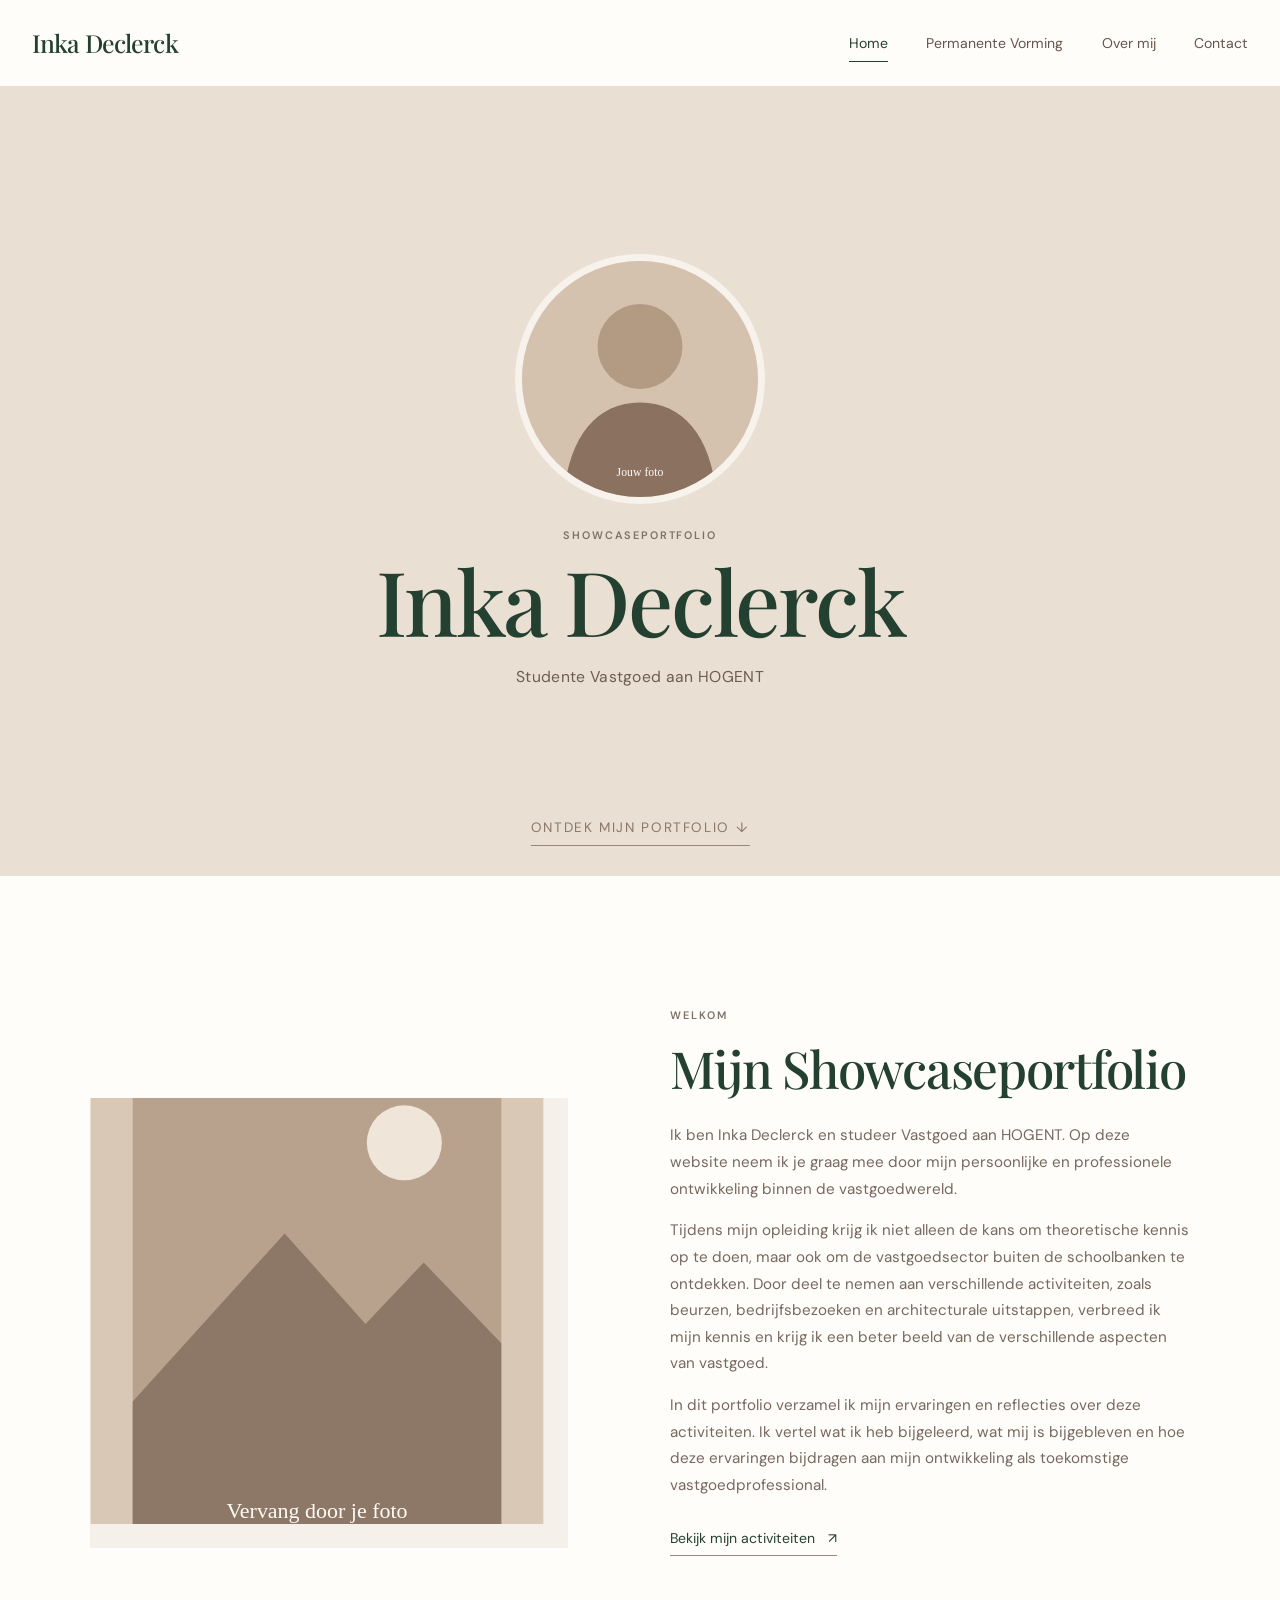
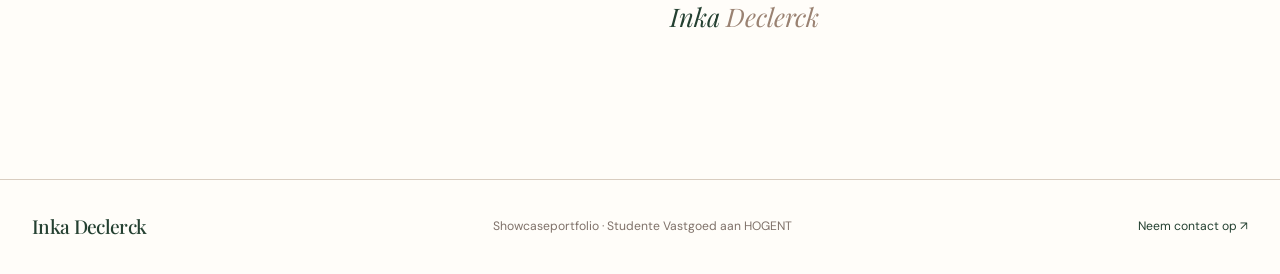
<file: index.html>
<!doctype html>
<html lang="nl">
<head>
  <meta charset="utf-8">
  <meta name="viewport" content="width=device-width, initial-scale=1">
  <meta name="description" content="Portfolio van Inka Declerck, studente Vastgoed aan HOGENT.">
  <title>Inka Declerck — Home</title>
  <link rel="preconnect" href="https://fonts.googleapis.com">
  <link rel="preconnect" href="https://fonts.gstatic.com" crossorigin>
  <link href="https://fonts.googleapis.com/css2?family=DM+Sans:wght@400;500;600&family=Playfair+Display:wght@400;500;600&display=swap" rel="stylesheet">
  <link rel="stylesheet" href="assets/css/style.css">
  <script src="assets/js/main.js" defer></script>
</head>
<body>
  <header class="site-header">
    <a class="brand" href="index.html">Inka Declerck</a>
    <button class="menu-toggle" aria-label="Menu openen" aria-expanded="false">☰</button>
    <nav class="main-nav" aria-label="Hoofdnavigatie">
      <a class="active" href="index.html">Home</a>
      <a href="permanente-vorming.html">Permanente Vorming</a>
      <a href="over-mij.html">Over mij</a>
      <a href="contact.html">Contact</a>
    </nav>
  </header>

  <main>
    <section class="home-hero">
      <div class="hero-content">
        <img class="profile-photo" src="assets/images/profielfoto.svg" alt="Plaats hier je profielfoto">
        <p class="eyebrow">SHOWCASEPORTFOLIO</p>
        <h1>Inka Declerck</h1>
        <p class="hero-subtitle">Studente Vastgoed aan HOGENT</p>
      </div>
      <a class="text-link hero-bottom-note"
         href="#intro">
          Ontdek mijn portfolio
          <span aria-hidden="true">↓</span>
      </a>
    </section>

    <section class="intro-section section-wrap" id="intro">
      <div class="intro-image-frame">
        <img src="assets/images/home-intro.svg" alt="Vervang deze afbeelding door een persoonlijke foto">
      </div>
      <div class="intro-copy">
        <p class="eyebrow">Welkom</p>
        <h2>Mijn Showcaseportfolio</h2>
        <p>Ik ben Inka Declerck en studeer Vastgoed aan HOGENT. Op deze website neem ik je graag mee door mijn persoonlijke en professionele ontwikkeling binnen de vastgoedwereld.</p>
        <p>Tijdens mijn opleiding krijg ik niet alleen de kans om theoretische kennis op te doen, maar ook om de vastgoedsector buiten de schoolbanken te ontdekken. Door deel te nemen aan verschillende activiteiten, zoals beurzen, bedrijfsbezoeken en architecturale uitstappen, verbreed ik mijn kennis en krijg ik een beter beeld van de verschillende aspecten van vastgoed.</p>
        <p>In dit portfolio verzamel ik mijn ervaringen en reflecties over deze activiteiten. Ik vertel wat ik heb bijgeleerd, wat mij is bijgebleven en hoe deze ervaringen bijdragen aan mijn ontwikkeling als toekomstige vastgoedprofessional.</p>
        <a class="text-link" href="permanente-vorming.html">Bekijk mijn activiteiten <span aria-hidden="true">↗</span></a>
        <div class="signature">Inka <span>Declerck</span></div>
      </div>
    </section>
  </main>

  <footer class="site-footer">
    <a class="footer-brand" href="index.html">Inka Declerck</a>
    <span>Showcaseportfolio · Studente Vastgoed aan HOGENT</span>
    <a href="contact.html">Neem contact op ↗</a>
  </footer>
</body>
</html>
</file>
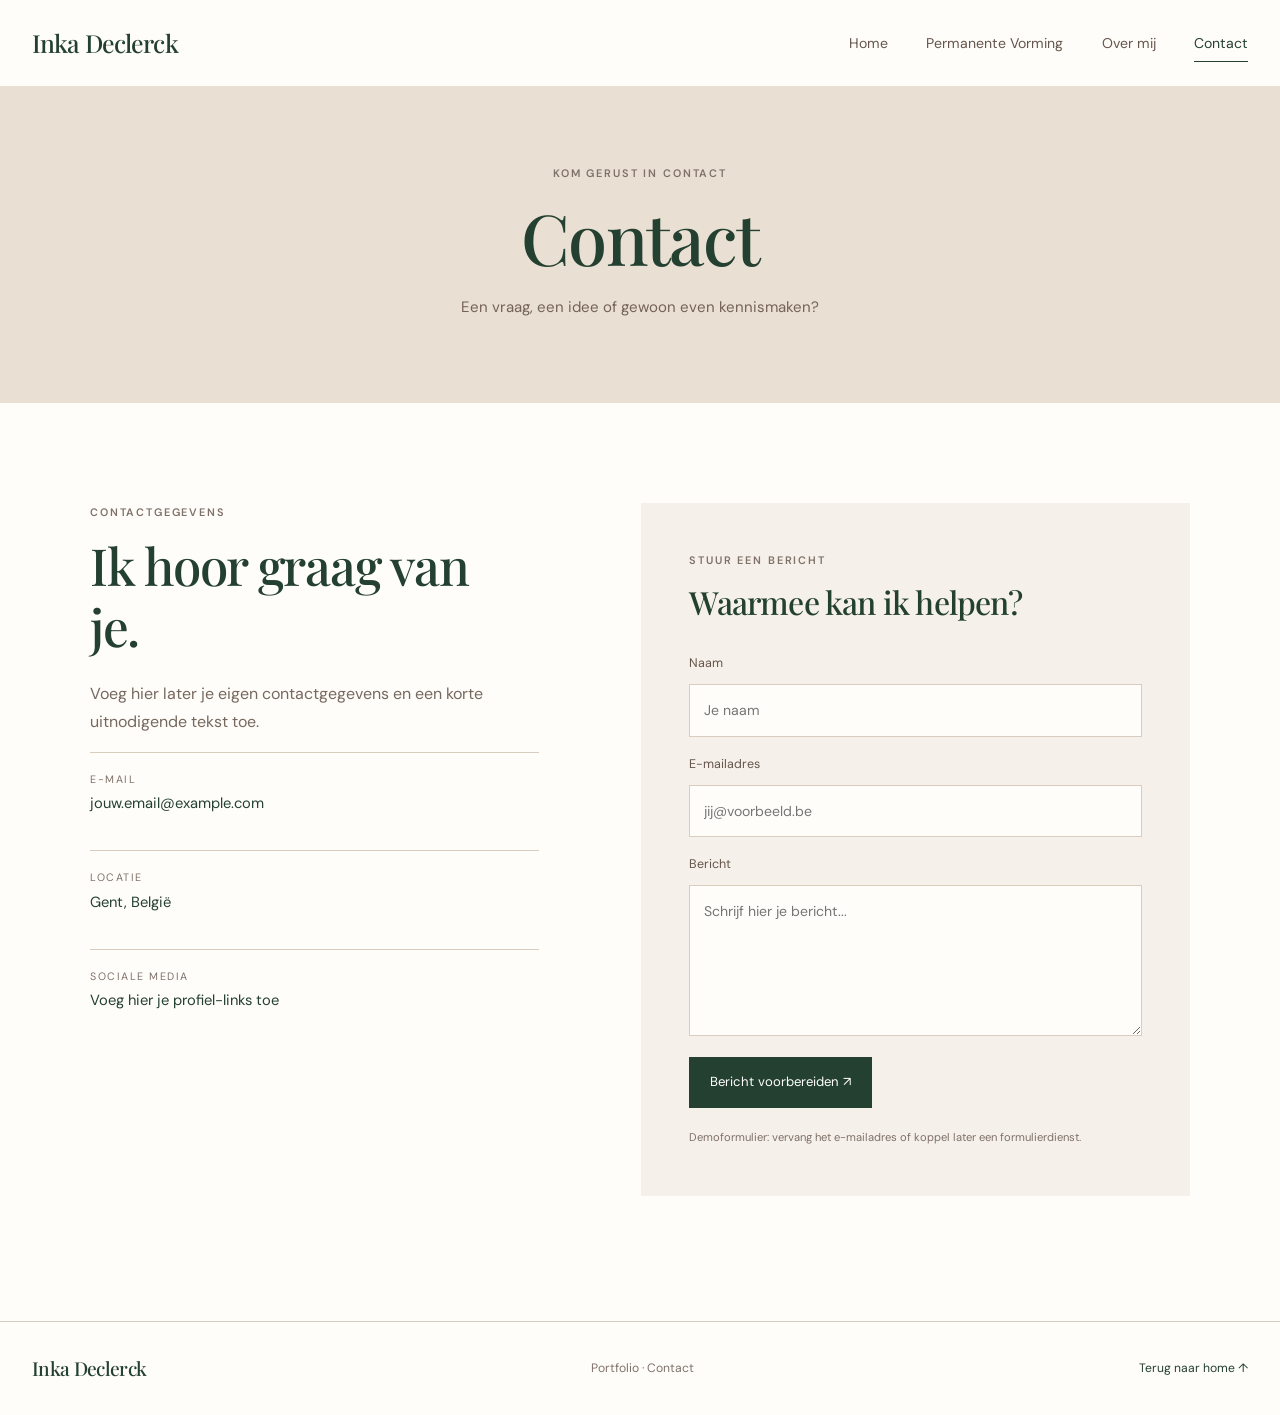
<file: contact.html>
<!doctype html>
<html lang="nl"><head><meta charset="utf-8"><meta name="viewport" content="width=device-width, initial-scale=1">
<title>Contact — Inka Declerck</title><link rel="preconnect" href="https://fonts.googleapis.com"><link rel="preconnect" href="https://fonts.gstatic.com" crossorigin>
<link href="https://fonts.googleapis.com/css2?family=DM+Sans:wght@400;500;600&family=Playfair+Display:wght@400;500;600&display=swap" rel="stylesheet"><link rel="stylesheet" href="assets/css/style.css"><script src="assets/js/main.js" defer></script></head>
<body><header class="site-header"><a class="brand" href="index.html">Inka Declerck</a><button class="menu-toggle" aria-label="Menu openen" aria-expanded="false">☰</button><nav class="main-nav" aria-label="Hoofdnavigatie"><a href="index.html">Home</a><a href="permanente-vorming.html">Permanente Vorming</a><a href="over-mij.html">Over mij</a><a class="active" href="contact.html">Contact</a></nav></header>
<main><section class="page-banner"><p class="eyebrow">Kom gerust in contact</p><h1>Contact</h1><p>Een vraag, een idee of gewoon even kennismaken?</p></section>
<section class="contact-layout section-wrap"><div class="contact-copy"><p class="eyebrow">Contactgegevens</p><h2>Ik hoor graag van je.</h2><p>Voeg hier later je eigen contactgegevens en een korte uitnodigende tekst toe.</p><div class="contact-detail"><span>E-mail</span><a href="mailto: jouw.email@example.com">jouw.email@example.com</a></div><div class="contact-detail"><span>Locatie</span><p>Gent, België</p></div><div class="contact-detail"><span>Sociale media</span><p>Voeg hier je profiel-links toe</p></div></div>
<div class="contact-card"><p class="eyebrow">Stuur een bericht</p><h2>Waarmee kan ik helpen?</h2><form class="contact-form" action="mailto:jouw.email@example.com" method="post" enctype="text/plain"><label for="naam">Naam</label><input id="naam" name="naam" required placeholder="Je naam"><label for="email">E-mailadres</label><input id="email" type="email" name="email" required placeholder="jij@voorbeeld.be"><label for="bericht">Bericht</label><textarea id="bericht" name="bericht" rows="5" required placeholder="Schrijf hier je bericht..."></textarea><button class="button" type="submit">Bericht voorbereiden ↗</button><p class="form-note">Demoformulier: vervang het e-mailadres of koppel later een formulierdienst.</p></form></div></section></main>
<footer class="site-footer"><a class="footer-brand" href="index.html">Inka Declerck</a><span>Portfolio · Contact</span><a href="index.html">Terug naar home ↑</a></footer></body></html>
</file>
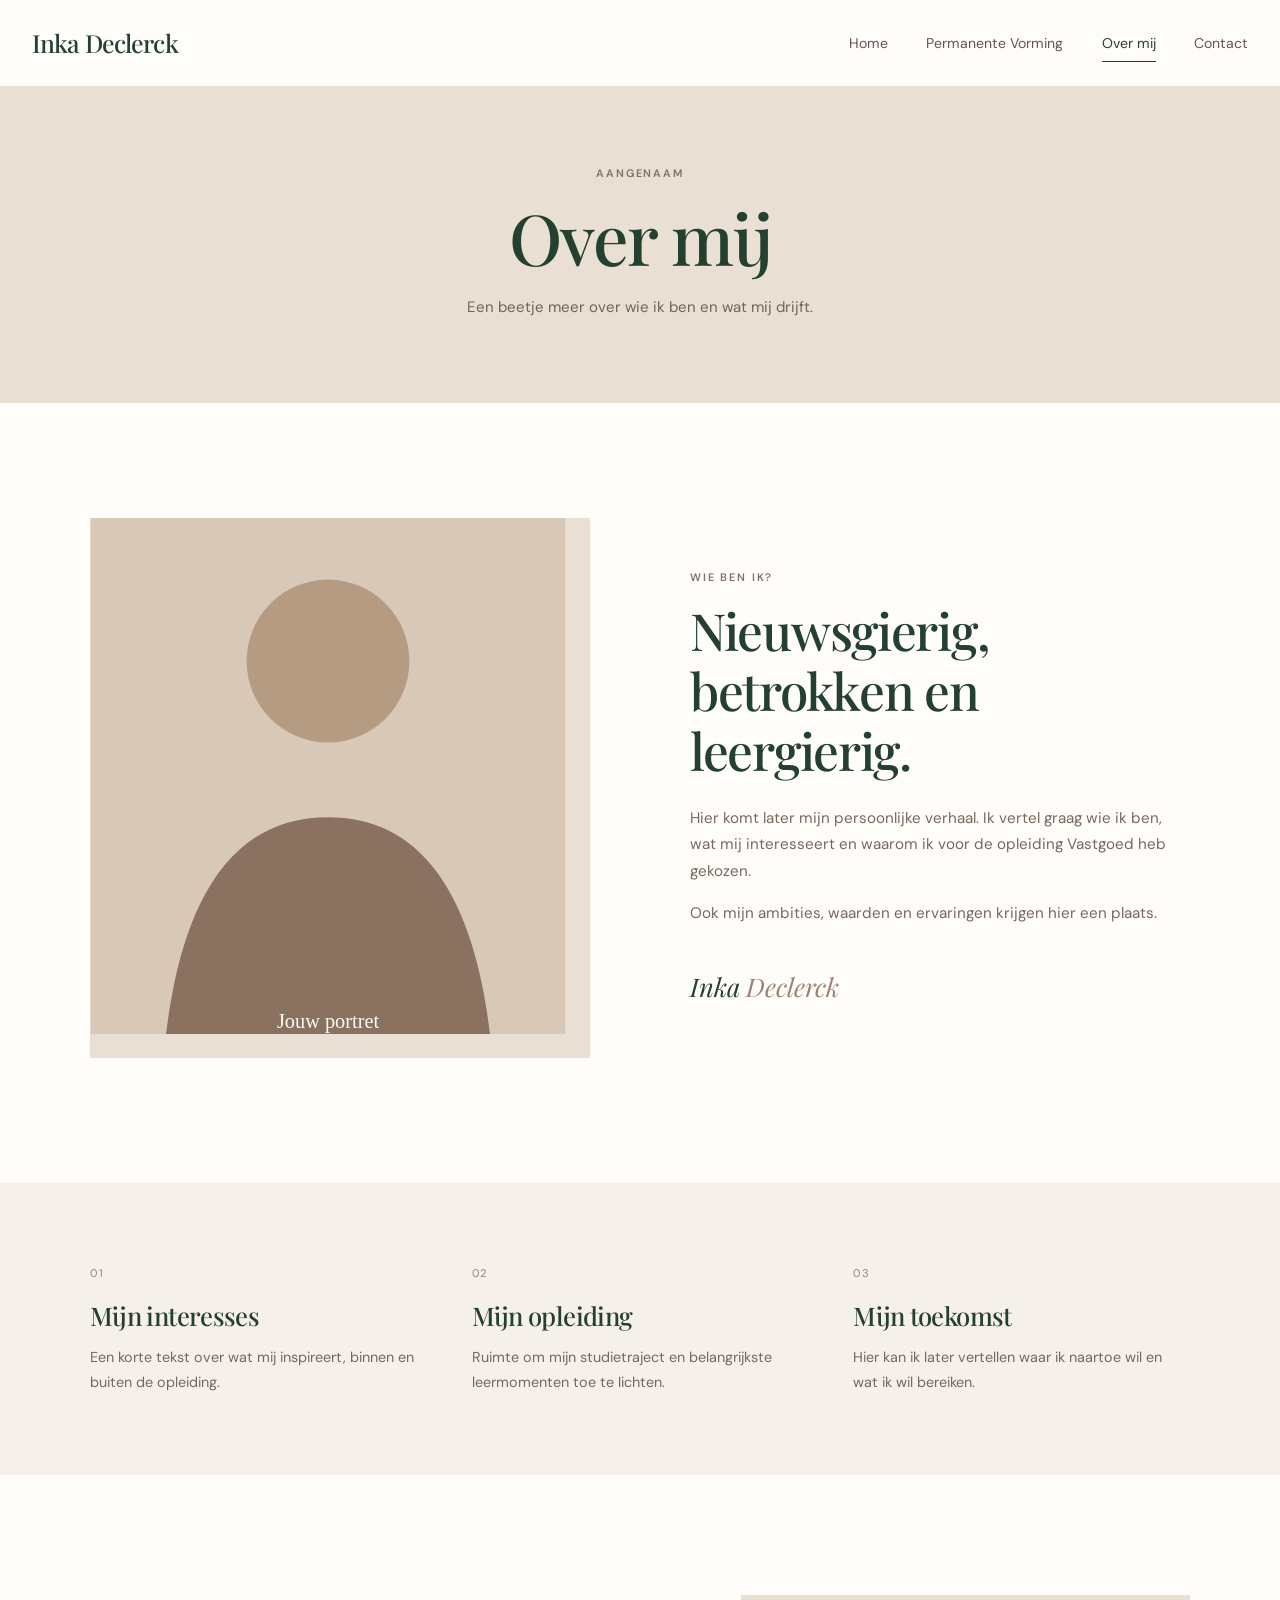
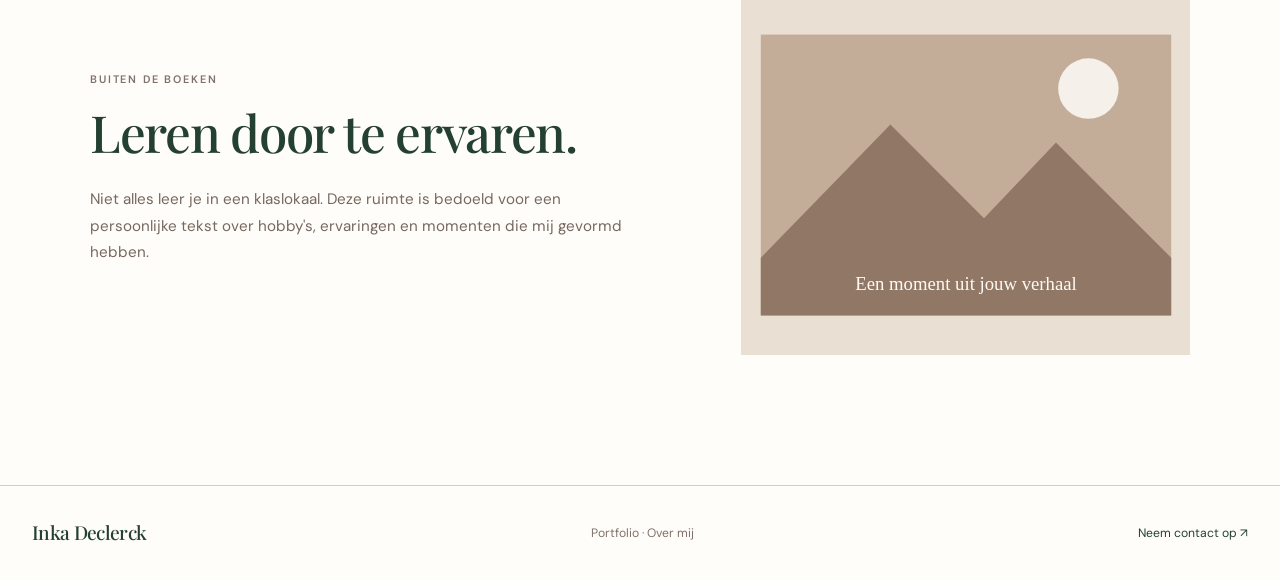
<file: over-mij.html>
<!doctype html>
<html lang="nl"><head><meta charset="utf-8"><meta name="viewport" content="width=device-width, initial-scale=1">
<title>Over mij — Inka Declerck</title><link rel="preconnect" href="https://fonts.googleapis.com"><link rel="preconnect" href="https://fonts.gstatic.com" crossorigin>
<link href="https://fonts.googleapis.com/css2?family=DM+Sans:wght@400;500;600&family=Playfair+Display:wght@400;500;600&display=swap" rel="stylesheet"><link rel="stylesheet" href="assets/css/style.css"><script src="assets/js/main.js" defer></script></head>
<body><header class="site-header"><a class="brand" href="index.html">Inka Declerck</a><button class="menu-toggle" aria-label="Menu openen" aria-expanded="false">☰</button><nav class="main-nav" aria-label="Hoofdnavigatie"><a href="index.html">Home</a><a href="permanente-vorming.html">Permanente Vorming</a><a class="active" href="over-mij.html">Over mij</a><a href="contact.html">Contact</a></nav></header>
<main><section class="page-banner"><p class="eyebrow">Aangenaam</p><h1>Over mij</h1><p>Een beetje meer over wie ik ben en wat mij drijft.</p></section>
<section class="about-feature section-wrap"><div class="about-photo large-photo"><img src="assets/images/over-mij-portret.svg" alt="Vervang door een portretfoto"></div><div class="about-copy"><p class="eyebrow">Wie ben ik?</p><h2>Nieuwsgierig, betrokken en leergierig.</h2><p>Hier komt later mijn persoonlijke verhaal. Ik vertel graag wie ik ben, wat mij interesseert en waarom ik voor de opleiding Vastgoed heb gekozen.</p><p>Ook mijn ambities, waarden en ervaringen krijgen hier een plaats.</p><div class="signature">Inka <span>Declerck</span></div></div></section>
<section class="values-band"><div class="section-wrap values-grid"><article><span>01</span><h3>Mijn interesses</h3><p>Een korte tekst over wat mij inspireert, binnen en buiten de opleiding.</p></article><article><span>02</span><h3>Mijn opleiding</h3><p>Ruimte om mijn studietraject en belangrijkste leermomenten toe te lichten.</p></article><article><span>03</span><h3>Mijn toekomst</h3><p>Hier kan ik later vertellen waar ik naartoe wil en wat ik wil bereiken.</p></article></div></section>
<section class="about-secondary section-wrap"><div class="about-copy"><p class="eyebrow">Buiten de boeken</p><h2>Leren door te ervaren.</h2><p>Niet alles leer je in een klaslokaal. Deze ruimte is bedoeld voor een persoonlijke tekst over hobby's, ervaringen en momenten die mij gevormd hebben.</p></div><div class="about-photo"><img src="assets/images/over-mij-detail.svg" alt="Vervang door een foto die bij je verhaal past"></div></section></main>
<footer class="site-footer"><a class="footer-brand" href="index.html">Inka Declerck</a><span>Portfolio · Over mij</span><a href="contact.html">Neem contact op ↗</a></footer></body></html>
</file>
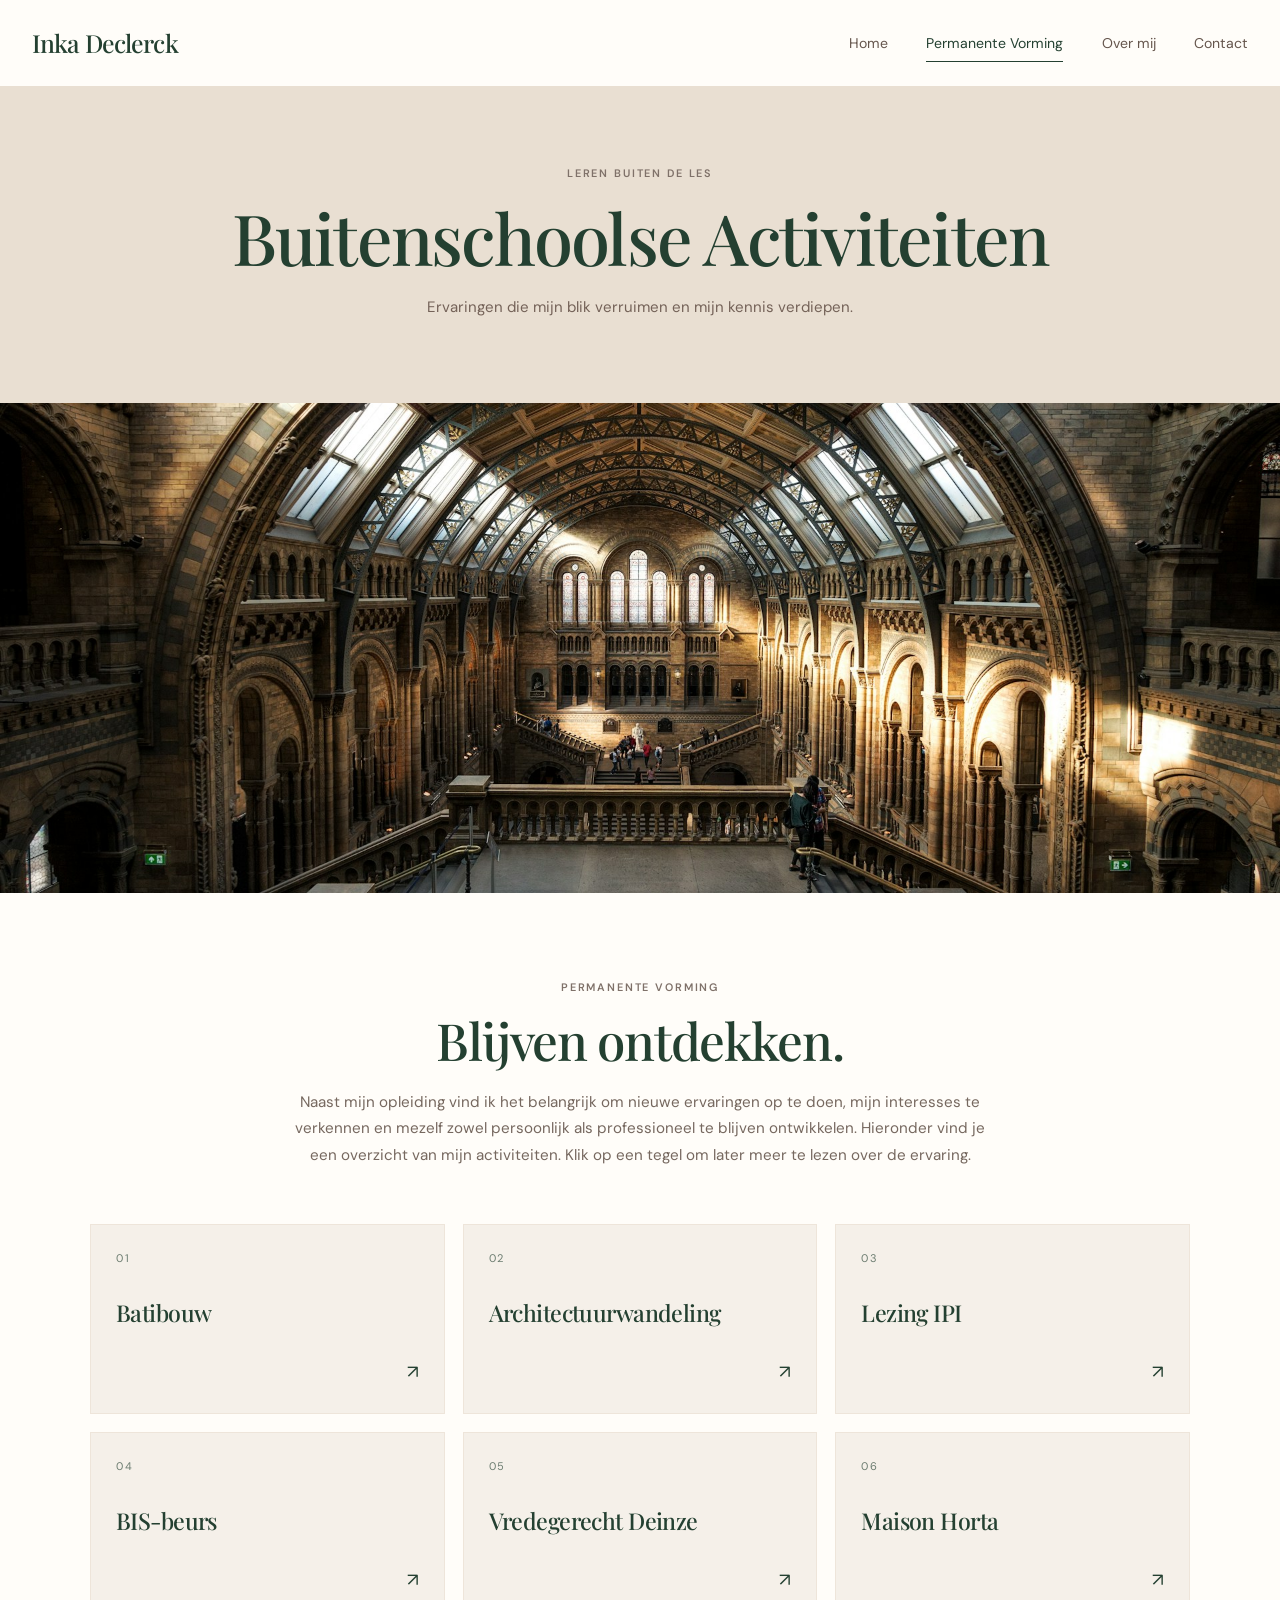
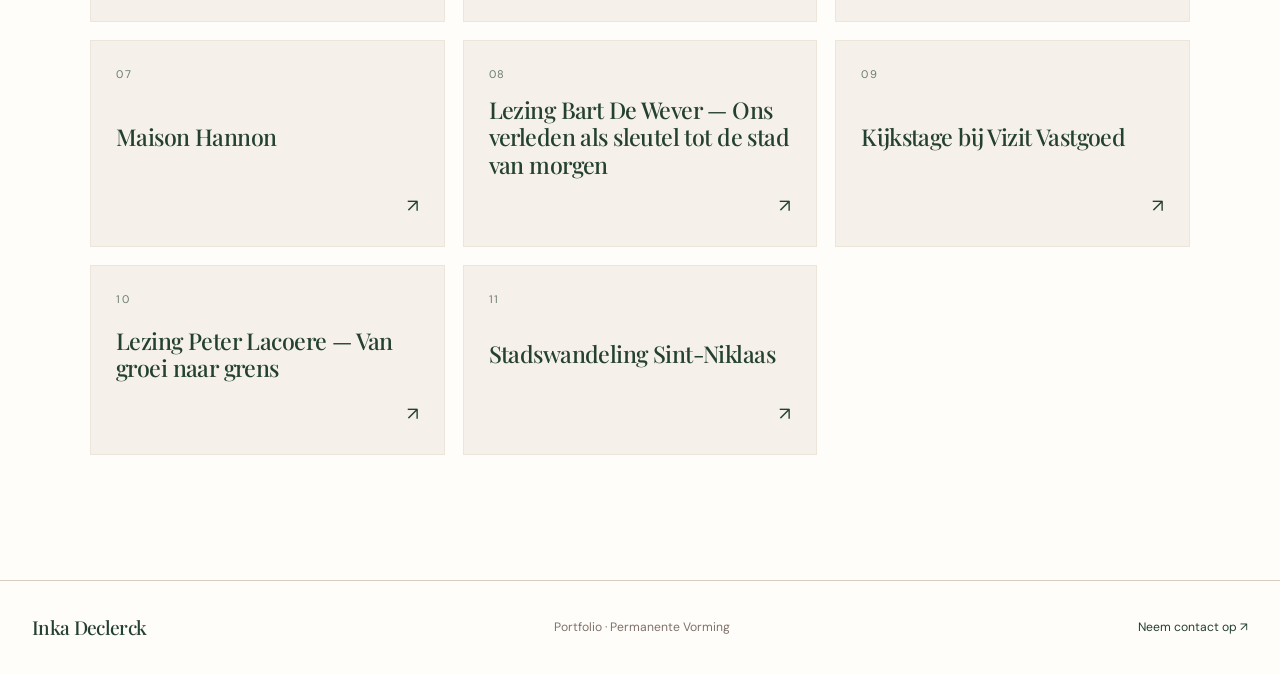
<file: permanente-vorming.html>
<!doctype html>
<html lang="nl"><head>
<meta charset="utf-8"><meta name="viewport" content="width=device-width, initial-scale=1">
<meta name="description" content="Buitenschoolse activiteiten en permanente vorming van Inka Declerck.">
<title>Permanente Vorming — Inka Declerck</title>
<link rel="preconnect" href="https://fonts.googleapis.com"><link rel="preconnect" href="https://fonts.gstatic.com" crossorigin>
<link href="https://fonts.googleapis.com/css2?family=DM+Sans:wght@400;500;600&family=Playfair+Display:wght@400;500;600&display=swap" rel="stylesheet">
<link rel="stylesheet" href="assets/css/style.css"><script src="assets/js/main.js" defer></script></head>
<body>
<header class="site-header"><a class="brand" href="index.html">Inka Declerck</a><button class="menu-toggle" aria-label="Menu openen" aria-expanded="false">☰</button>
<nav class="main-nav" aria-label="Hoofdnavigatie"><a href="index.html">Home</a><a class="active" href="permanente-vorming.html">Permanente Vorming</a><a href="over-mij.html">Over mij</a><a href="contact.html">Contact</a></nav></header>
<main>
<section class="page-banner"><p class="eyebrow">Leren buiten de les</p><h1>Buitenschoolse Activiteiten</h1><p>Ervaringen die mijn blik verruimen en mijn kennis verdiepen.</p></section>
<div class="wide-image"><img src="assets/images/activiteiten-banner.jpg" alt="Vervang door een brede foto die bij je activiteiten past"></div>
<section class="section-wrap activity-intro"><p class="eyebrow">Permanente vorming</p><h2>Blijven ontdekken.</h2><p>Naast mijn opleiding vind ik het belangrijk om nieuwe ervaringen op te doen, mijn interesses te verkennen en mezelf zowel persoonlijk als professioneel te blijven ontwikkelen. Hieronder vind je een overzicht van mijn activiteiten. Klik op een tegel om later meer te lezen over de ervaring.</p></section>
<section class="tiles-section section-wrap"><div class="tiles-grid">
<a class="activity-tile" href="activiteiten/activiteit-01.html"><span class="tile-number">01</span><h3>Batibouw</h3><span class="tile-arrow" aria-hidden="true">↗</span></a>
<a class="activity-tile" href="activiteiten/activiteit-02.html"><span class="tile-number">02</span><h3>Architectuurwandeling</h3><span class="tile-arrow" aria-hidden="true">↗</span></a>
<a class="activity-tile" href="activiteiten/activiteit-03.html"><span class="tile-number">03</span><h3>Lezing IPI</h3><span class="tile-arrow" aria-hidden="true">↗</span></a>
<a class="activity-tile" href="activiteiten/activiteit-04.html"><span class="tile-number">04</span><h3>BIS-beurs</h3><span class="tile-arrow" aria-hidden="true">↗</span></a>
<a class="activity-tile" href="activiteiten/activiteit-05.html"><span class="tile-number">05</span><h3>Vredegerecht Deinze</h3><span class="tile-arrow" aria-hidden="true">↗</span></a>
<a class="activity-tile" href="activiteiten/activiteit-06.html"><span class="tile-number">06</span><h3>Maison Horta</h3><span class="tile-arrow" aria-hidden="true">↗</span></a>
<a class="activity-tile" href="activiteiten/activiteit-07.html"><span class="tile-number">07</span><h3>Maison Hannon</h3><span class="tile-arrow" aria-hidden="true">↗</span></a>
<a class="activity-tile" href="activiteiten/activiteit-08.html"><span class="tile-number">08</span><h3>Lezing Bart De Wever — Ons verleden als sleutel tot de stad van morgen</h3><span class="tile-arrow" aria-hidden="true">↗</span></a>
<a class="activity-tile" href="activiteiten/activiteit-09.html"><span class="tile-number">09</span><h3>Kijkstage bij Vizit Vastgoed</h3><span class="tile-arrow" aria-hidden="true">↗</span></a>
<a class="activity-tile" href="activiteiten/activiteit-10.html"><span class="tile-number">10</span><h3>Lezing Peter Lacoere — Van groei naar grens</h3><span class="tile-arrow" aria-hidden="true">↗</span></a>
<a class="activity-tile" href="activiteiten/activiteit-11.html"><span class="tile-number">11</span><h3>Stadswandeling Sint-Niklaas</h3><span class="tile-arrow" aria-hidden="true">↗</span></a>
</div></section>
</main>
<footer class="site-footer"><a class="footer-brand" href="index.html">Inka Declerck</a><span>Portfolio · Permanente Vorming</span><a href="contact.html">Neem contact op ↗</a></footer>
</body></html>
</file>
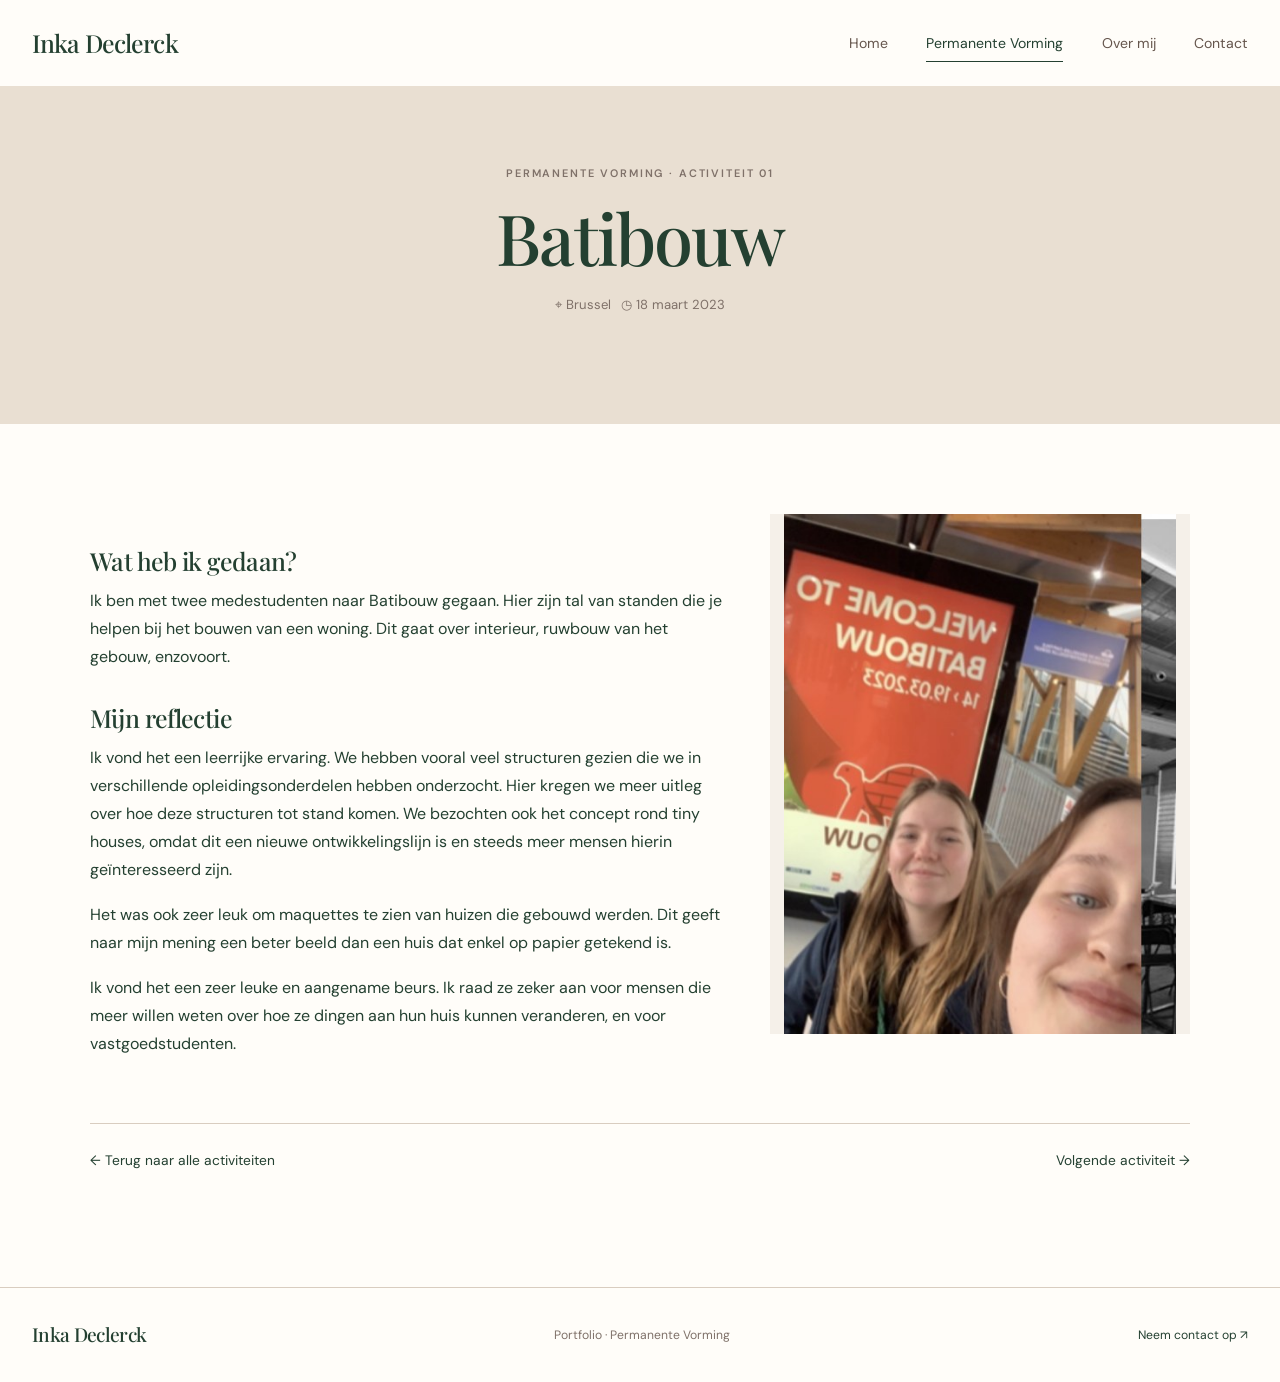
<file: activiteiten/activiteit-01.html>
<!doctype html>
<html lang="nl">
<head>
<meta charset="utf-8"><meta name="viewport" content="width=device-width, initial-scale=1">
<meta name="description" content="Batibouw — ervaring en reflectie van Inka Declerck.">
<title>Batibouw — Inka Declerck</title>
<link rel="preconnect" href="https://fonts.googleapis.com"><link rel="preconnect" href="https://fonts.gstatic.com" crossorigin>
<link href="https://fonts.googleapis.com/css2?family=DM+Sans:wght@400;500;600&family=Playfair+Display:wght@400;500;600&display=swap" rel="stylesheet">
<link rel="stylesheet" href="../assets/css/style.css"><script src="../assets/js/main.js" defer></script>
<link rel="stylesheet" href="../assets/css/carousel.css?v=4">
<script src="../assets/js/carousel.js?v=3" defer></script>
</head>
<body>
<header class="site-header"><a class="brand" href="../index.html">Inka Declerck</a><button class="menu-toggle" aria-label="Menu openen" aria-expanded="false">☰</button>
<nav class="main-nav" aria-label="Hoofdnavigatie"><a href="../index.html">Home</a><a class="active" href="../permanente-vorming.html">Permanente Vorming</a><a href="../over-mij.html">Over mij</a><a href="../contact.html">Contact</a></nav></header>
<main>
<section class="page-banner"><p class="eyebrow">Permanente vorming · Activiteit 01</p><h1>Batibouw</h1><div class="activity-meta"><span>⌖ Brussel</span><span>◷ 18 maart 2023</span></div></section>
<section class="activity-detail-page section-wrap">
<div class="activity-story"><article class="activity-story-copy"><h3>Wat heb ik gedaan?</h3><p>Ik ben met twee medestudenten naar Batibouw gegaan. Hier zijn tal van standen die je helpen bij het bouwen van een woning. Dit gaat over interieur, ruwbouw van het gebouw, enzovoort.</p><h3>Mijn reflectie</h3><p>Ik vond het een leerrijke ervaring. We hebben vooral veel structuren gezien die we in verschillende opleidingsonderdelen hebben onderzocht. Hier kregen we meer uitleg over hoe deze structuren tot stand komen. We bezochten ook het concept rond tiny houses, omdat dit een nieuwe ontwikkelingslijn is en steeds meer mensen hierin geïnteresseerd zijn.</p><p>Het was ook zeer leuk om maquettes te zien van huizen die gebouwd werden. Dit geeft naar mijn mening een beter beeld dan een huis dat enkel op papier getekend is.</p><p>Ik vond het een zeer leuke en aangename beurs. Ik raad ze zeker aan voor mensen die meer willen weten over hoe ze dingen aan hun huis kunnen veranderen, en voor vastgoedstudenten.</p></article>
<div class="activity-gallery activity-carousel" aria-label="Fotogalerij Batibouw"><figure class="gallery-photo"><img src="../assets/images/activiteit1/activiteit1-1.jpg" alt="Stand op Batibouw" loading="lazy"></figure><figure class="gallery-photo"><img src="../assets/images/activiteit1/activiteit1-2.jpg" alt="Maquettes van woningen" loading="lazy"></figure><figure class="gallery-photo"><img src="../assets/images/activiteit1/activiteit1-3.jpg" alt="Tiny house-concept" loading="lazy"></figure><figure class="gallery-photo"><img src="../assets/images/activiteit1/activiteit1-4.jpg" alt="Interieur en woningbouw" loading="lazy"></figure></div></div>
<div class="activity-end-links"><a href="../permanente-vorming.html">← Terug naar alle activiteiten</a><a href="activiteit-02.html">Volgende activiteit →</a></div>
</section>
</main>
<footer class="site-footer"><a class="footer-brand" href="../index.html">Inka Declerck</a><span>Portfolio · Permanente Vorming</span><a href="../contact.html">Neem contact op ↗</a></footer>
</body></html>
</file>
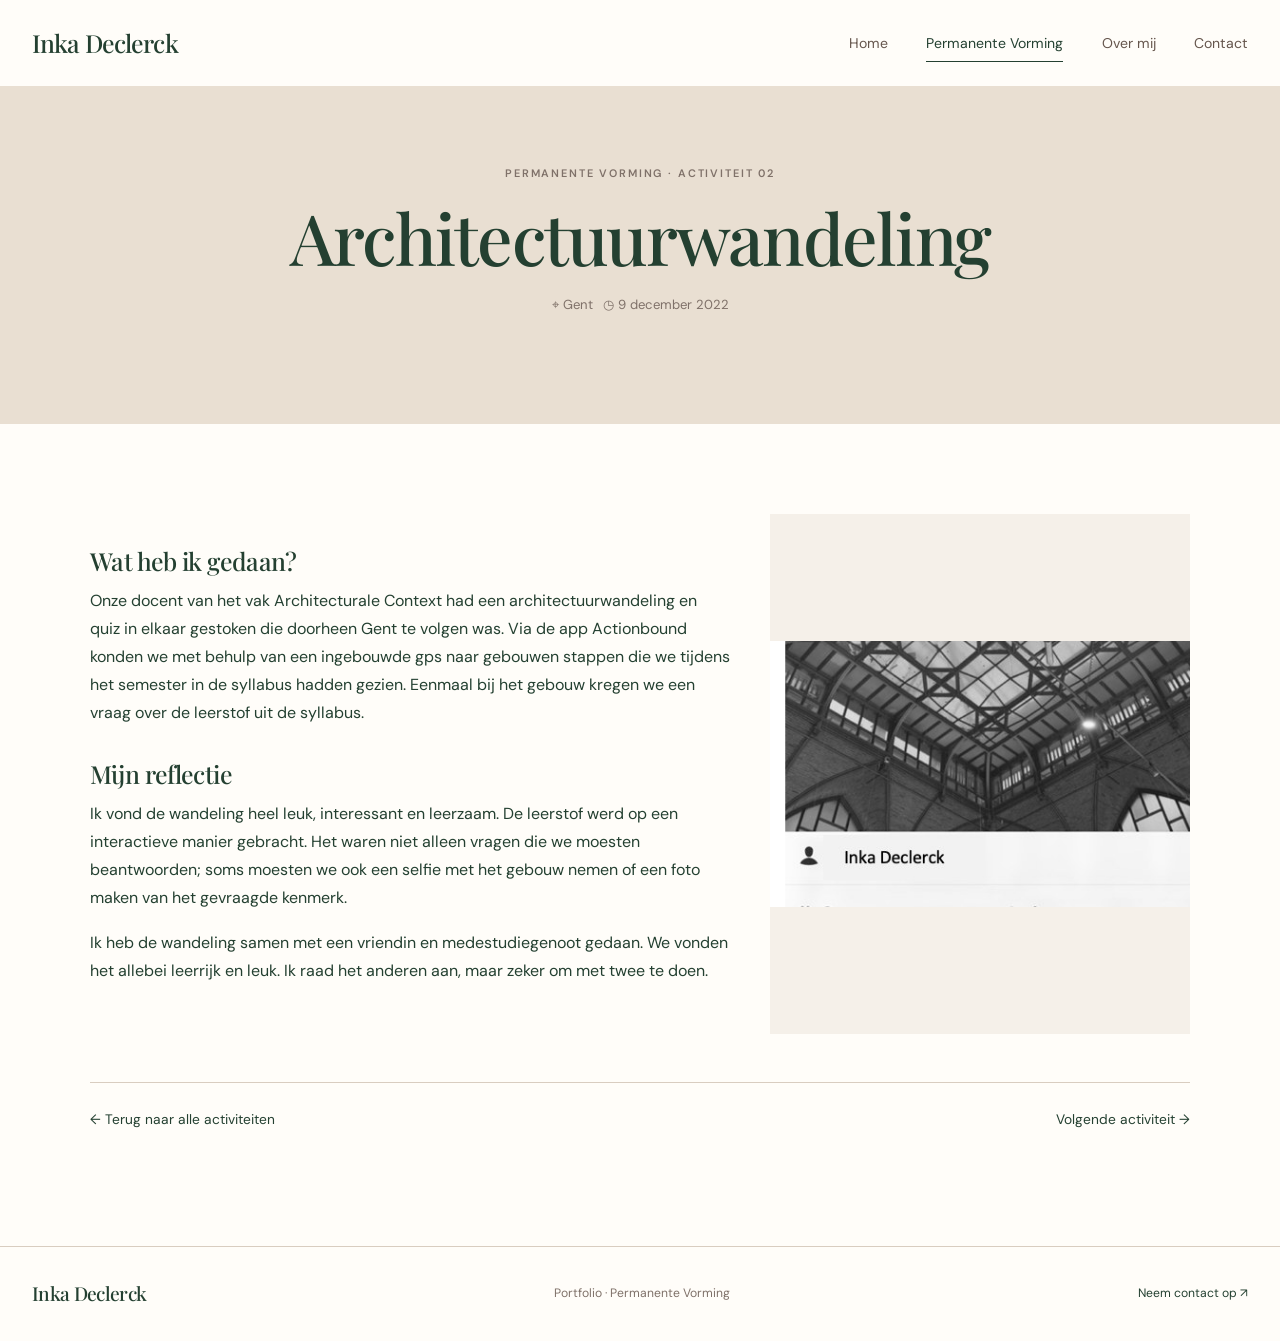
<file: activiteiten/activiteit-02.html>
<!doctype html>
<html lang="nl">
<head>
<meta charset="utf-8"><meta name="viewport" content="width=device-width, initial-scale=1">
<meta name="description" content="Architectuurwandeling — ervaring en reflectie van Inka Declerck.">
<title>Architectuurwandeling — Inka Declerck</title>
<link rel="preconnect" href="https://fonts.googleapis.com"><link rel="preconnect" href="https://fonts.gstatic.com" crossorigin>
<link href="https://fonts.googleapis.com/css2?family=DM+Sans:wght@400;500;600&family=Playfair+Display:wght@400;500;600&display=swap" rel="stylesheet">
<link rel="stylesheet" href="../assets/css/style.css"><script src="../assets/js/main.js" defer></script>
<link rel="stylesheet" href="../assets/css/carousel.css?v=4">
<script src="../assets/js/carousel.js?v=3" defer></script>
</head>
<body>
<header class="site-header"><a class="brand" href="../index.html">Inka Declerck</a><button class="menu-toggle" aria-label="Menu openen" aria-expanded="false">☰</button>
<nav class="main-nav" aria-label="Hoofdnavigatie"><a href="../index.html">Home</a><a class="active" href="../permanente-vorming.html">Permanente Vorming</a><a href="../over-mij.html">Over mij</a><a href="../contact.html">Contact</a></nav></header>
<main>
<section class="page-banner"><p class="eyebrow">Permanente vorming · Activiteit 02</p><h1>Architectuurwandeling</h1><div class="activity-meta"><span>⌖ Gent</span><span>◷ 9 december 2022</span></div></section>
<section class="activity-detail-page section-wrap">
<div class="activity-story"><article class="activity-story-copy"><h3>Wat heb ik gedaan?</h3><p>Onze docent van het vak Architecturale Context had een architectuurwandeling en quiz in elkaar gestoken die doorheen Gent te volgen was. Via de app Actionbound konden we met behulp van een ingebouwde gps naar gebouwen stappen die we tijdens het semester in de syllabus hadden gezien. Eenmaal bij het gebouw kregen we een vraag over de leerstof uit de syllabus.</p><h3>Mijn reflectie</h3><p>Ik vond de wandeling heel leuk, interessant en leerzaam. De leerstof werd op een interactieve manier gebracht. Het waren niet alleen vragen die we moesten beantwoorden; soms moesten we ook een selfie met het gebouw nemen of een foto maken van het gevraagde kenmerk.</p><p>Ik heb de wandeling samen met een vriendin en medestudiegenoot gedaan. We vonden het allebei leerrijk en leuk. Ik raad het anderen aan, maar zeker om met twee te doen.</p></article>
<div class="activity-gallery activity-carousel" aria-label="Fotogalerij Architectuurwandeling"><figure class="gallery-photo"><img src="../assets/images/activiteit2/activiteit2-1.jpg" alt="Architecturaal interieur in Gent" loading="lazy"></figure><figure class="gallery-photo"><img src="../assets/images/activiteit2/activiteit2-2.jpg" alt="Architectuur in de stad" loading="lazy"></figure><figure class="gallery-photo"><img src="../assets/images/activiteit2/activiteit2-3.jpg" alt="Samen op architectuurwandeling" loading="lazy"></figure></div></div>
<div class="activity-end-links"><a href="../permanente-vorming.html">← Terug naar alle activiteiten</a><a href="activiteit-03.html">Volgende activiteit →</a></div>
</section>
</main>
<footer class="site-footer"><a class="footer-brand" href="../index.html">Inka Declerck</a><span>Portfolio · Permanente Vorming</span><a href="../contact.html">Neem contact op ↗</a></footer>
</body></html>
</file>
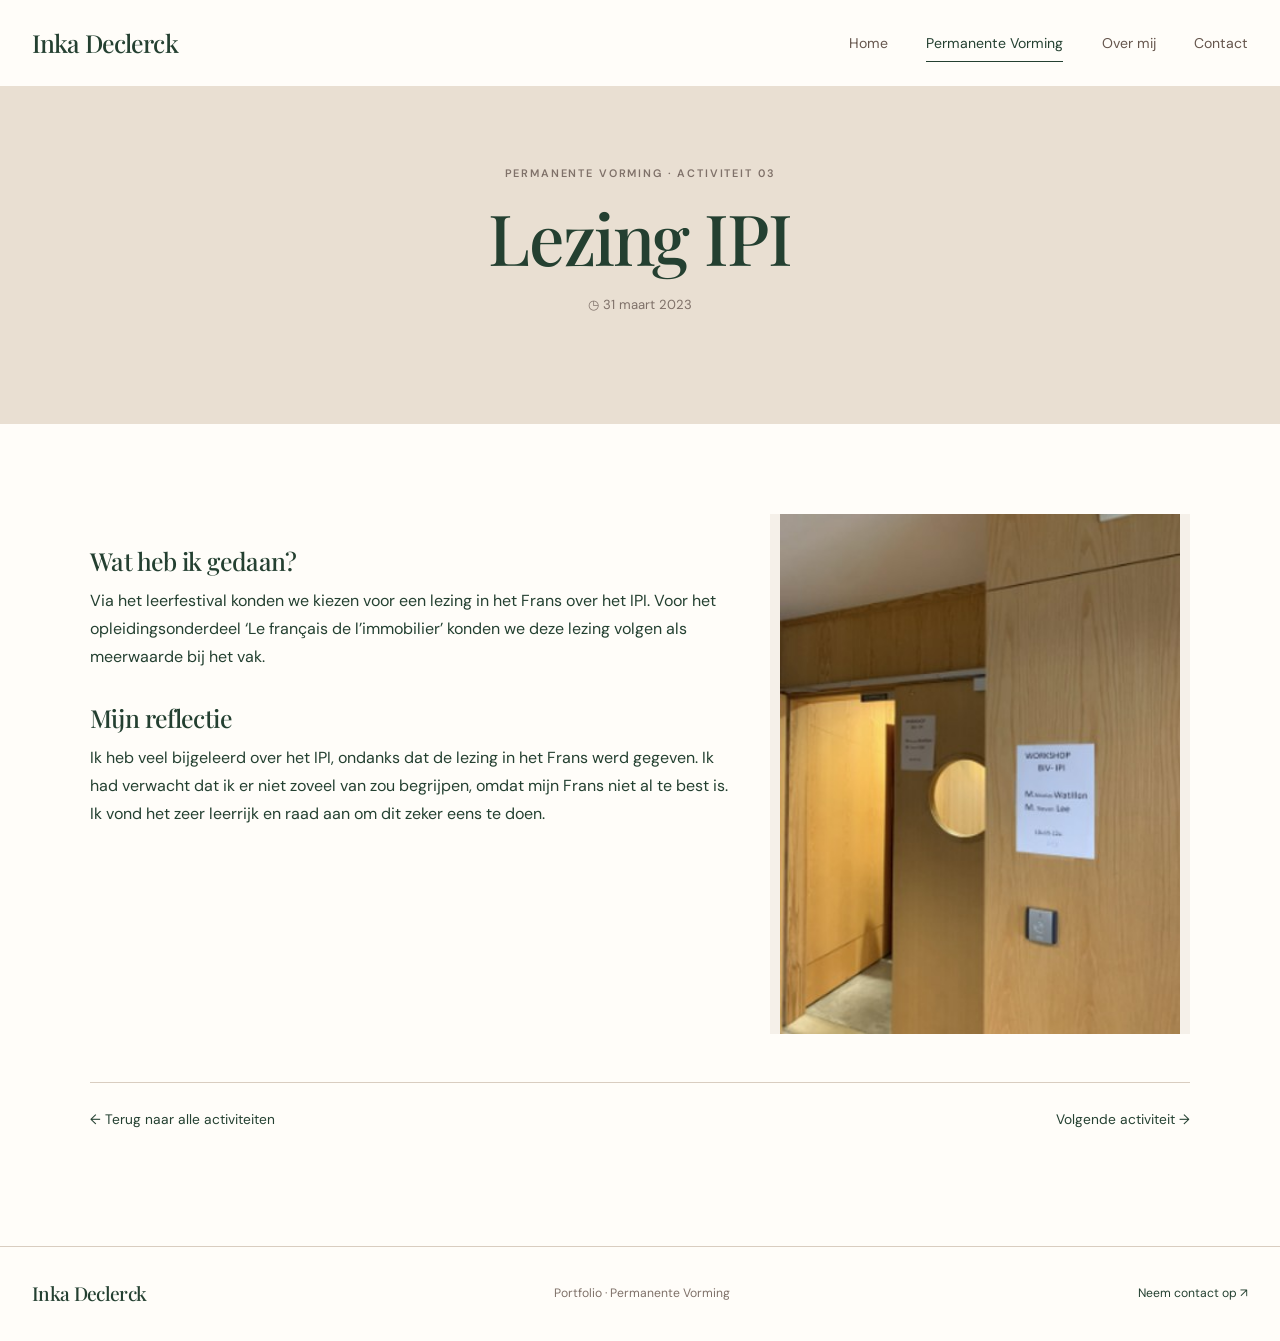
<file: activiteiten/activiteit-03.html>
<!doctype html>
<html lang="nl">
<head>
<meta charset="utf-8"><meta name="viewport" content="width=device-width, initial-scale=1">
<meta name="description" content="Lezing IPI — ervaring en reflectie van Inka Declerck.">
<title>Lezing IPI — Inka Declerck</title>
<link rel="preconnect" href="https://fonts.googleapis.com"><link rel="preconnect" href="https://fonts.gstatic.com" crossorigin>
<link href="https://fonts.googleapis.com/css2?family=DM+Sans:wght@400;500;600&family=Playfair+Display:wght@400;500;600&display=swap" rel="stylesheet">
<link rel="stylesheet" href="../assets/css/style.css"><script src="../assets/js/main.js" defer></script>
<link rel="stylesheet" href="../assets/css/carousel.css?v=4">
<script src="../assets/js/carousel.js?v=3" defer></script>
</head>
<body>
<header class="site-header"><a class="brand" href="../index.html">Inka Declerck</a><button class="menu-toggle" aria-label="Menu openen" aria-expanded="false">☰</button>
<nav class="main-nav" aria-label="Hoofdnavigatie"><a href="../index.html">Home</a><a class="active" href="../permanente-vorming.html">Permanente Vorming</a><a href="../over-mij.html">Over mij</a><a href="../contact.html">Contact</a></nav></header>
<main>
<section class="page-banner"><p class="eyebrow">Permanente vorming · Activiteit 03</p><h1>Lezing IPI</h1><div class="activity-meta"><span>◷ 31 maart 2023</span></div></section>
<section class="activity-detail-page section-wrap">
<div class="activity-story"><article class="activity-story-copy"><h3>Wat heb ik gedaan?</h3><p>Via het leerfestival konden we kiezen voor een lezing in het Frans over het IPI. Voor het opleidingsonderdeel ‘Le français de l’immobilier’ konden we deze lezing volgen als meerwaarde bij het vak.</p><h3>Mijn reflectie</h3><p>Ik heb veel bijgeleerd over het IPI, ondanks dat de lezing in het Frans werd gegeven. Ik had verwacht dat ik er niet zoveel van zou begrijpen, omdat mijn Frans niet al te best is. Ik vond het zeer leerrijk en raad aan om dit zeker eens te doen.</p></article>
<div class="activity-gallery activity-carousel" aria-label="Fotogalerij Lezing IPI"><figure class="gallery-photo"><img src="../assets/images/activiteit3/activiteit3-1.jpg" alt="Locatie van de lezing" loading="lazy"></figure><figure class="gallery-photo"><img src="../assets/images/activiteit3/activiteit3-2.jpg" alt="Lezing over het IPI" loading="lazy"></figure><figure class="gallery-photo"><img src="../assets/images/activiteit3/activiteit3-3.jpg" alt="Documentatie bij de lezing" loading="lazy"></figure></div></div>
<div class="activity-end-links"><a href="../permanente-vorming.html">← Terug naar alle activiteiten</a><a href="activiteit-04.html">Volgende activiteit →</a></div>
</section>
</main>
<footer class="site-footer"><a class="footer-brand" href="../index.html">Inka Declerck</a><span>Portfolio · Permanente Vorming</span><a href="../contact.html">Neem contact op ↗</a></footer>
</body></html>
</file>
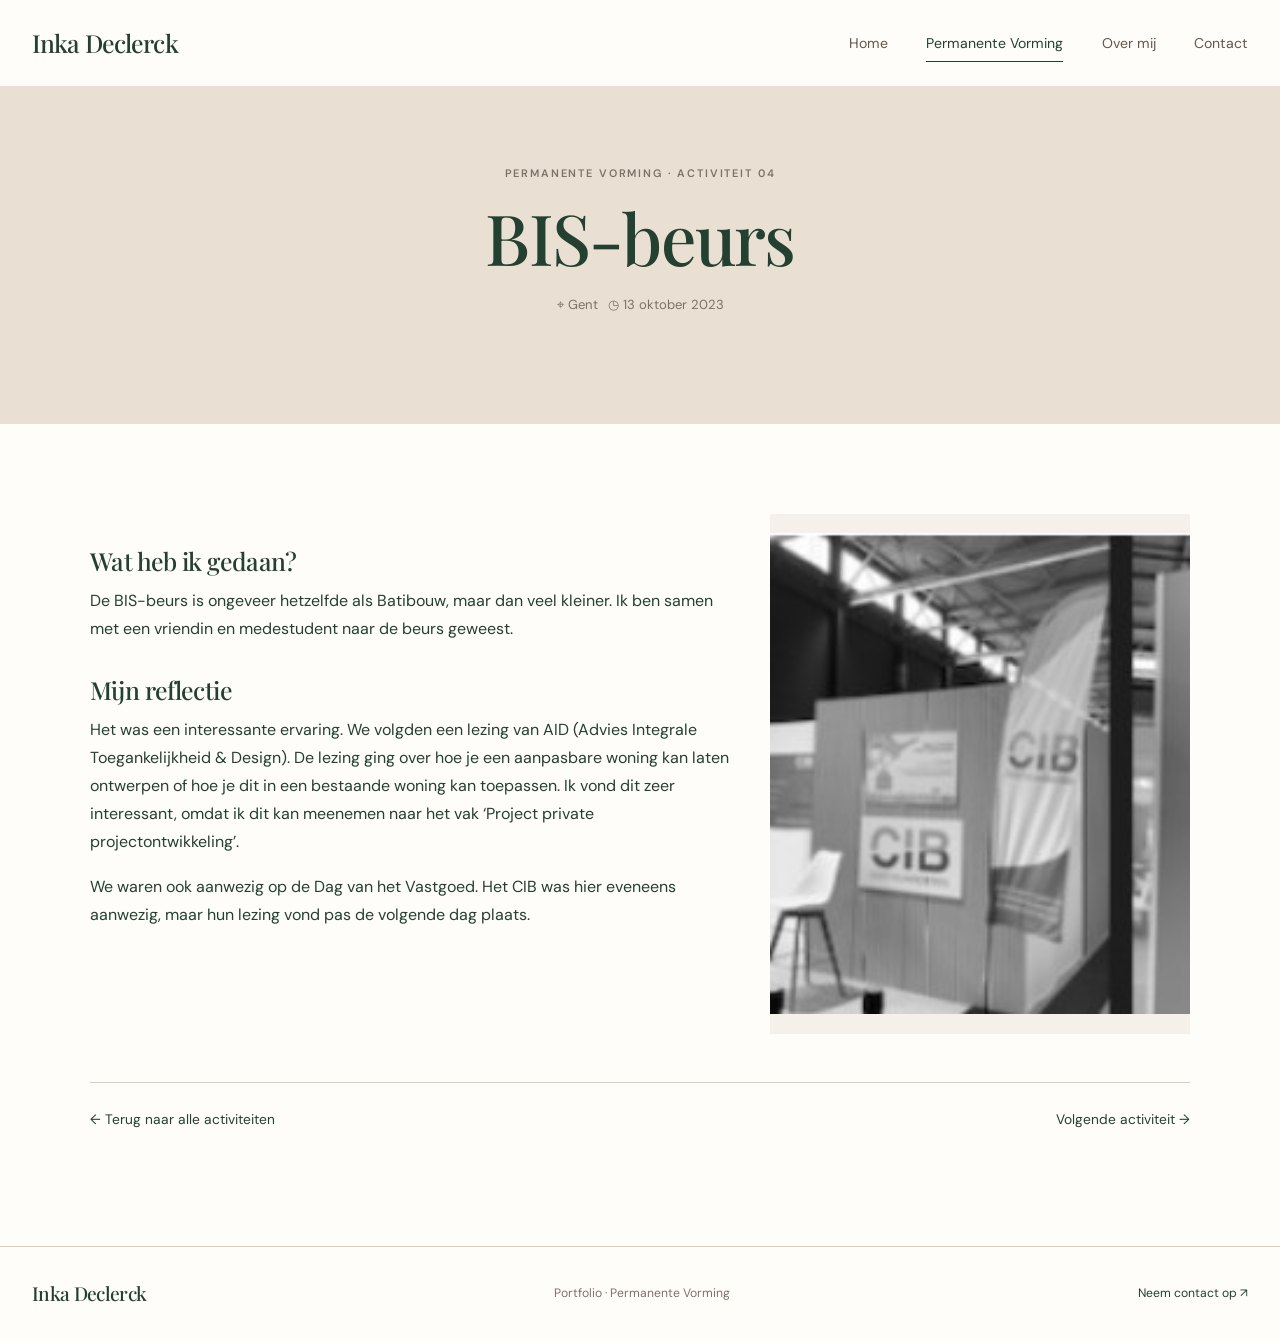
<file: activiteiten/activiteit-04.html>
<!doctype html>
<html lang="nl">
<head>
<meta charset="utf-8"><meta name="viewport" content="width=device-width, initial-scale=1">
<meta name="description" content="BIS-beurs — ervaring en reflectie van Inka Declerck.">
<title>BIS-beurs — Inka Declerck</title>
<link rel="preconnect" href="https://fonts.googleapis.com"><link rel="preconnect" href="https://fonts.gstatic.com" crossorigin>
<link href="https://fonts.googleapis.com/css2?family=DM+Sans:wght@400;500;600&family=Playfair+Display:wght@400;500;600&display=swap" rel="stylesheet">
<link rel="stylesheet" href="../assets/css/style.css"><script src="../assets/js/main.js" defer></script>
<link rel="stylesheet" href="../assets/css/carousel.css?v=4">
<script src="../assets/js/carousel.js?v=3" defer></script>
</head>
<body>
<header class="site-header"><a class="brand" href="../index.html">Inka Declerck</a><button class="menu-toggle" aria-label="Menu openen" aria-expanded="false">☰</button>
<nav class="main-nav" aria-label="Hoofdnavigatie"><a href="../index.html">Home</a><a class="active" href="../permanente-vorming.html">Permanente Vorming</a><a href="../over-mij.html">Over mij</a><a href="../contact.html">Contact</a></nav></header>
<main>
<section class="page-banner"><p class="eyebrow">Permanente vorming · Activiteit 04</p><h1>BIS-beurs</h1><div class="activity-meta"><span>⌖ Gent</span><span>◷ 13 oktober 2023</span></div></section>
<section class="activity-detail-page section-wrap">
<div class="activity-story"><article class="activity-story-copy"><h3>Wat heb ik gedaan?</h3><p>De BIS-beurs is ongeveer hetzelfde als Batibouw, maar dan veel kleiner. Ik ben samen met een vriendin en medestudent naar de beurs geweest.</p><h3>Mijn reflectie</h3><p>Het was een interessante ervaring. We volgden een lezing van AID (Advies Integrale Toegankelijkheid & Design). De lezing ging over hoe je een aanpasbare woning kan laten ontwerpen of hoe je dit in een bestaande woning kan toepassen. Ik vond dit zeer interessant, omdat ik dit kan meenemen naar het vak ‘Project private projectontwikkeling’.</p><p>We waren ook aanwezig op de Dag van het Vastgoed. Het CIB was hier eveneens aanwezig, maar hun lezing vond pas de volgende dag plaats.</p></article>
<div class="activity-gallery activity-carousel" aria-label="Fotogalerij BIS-beurs"><figure class="gallery-photo"><img src="../assets/images/activiteit4/activiteit4-1.jpg" alt="Stand op de BIS-beurs" loading="lazy"></figure><figure class="gallery-photo"><img src="../assets/images/activiteit4/activiteit4-2.jpg" alt="Informatie over toegankelijkheid" loading="lazy"></figure><figure class="gallery-photo"><img src="../assets/images/activiteit4/activiteit4-3.jpg" alt="Infostand op de beurs" loading="lazy"></figure><figure class="gallery-photo"><img src="../assets/images/activiteit4/activiteit4-4.jpg" alt="Beursstand" loading="lazy"></figure><figure class="gallery-photo"><img src="../assets/images/activiteit4/activiteit4-5.jpg" alt="Samen op de BIS-beurs" loading="lazy"></figure></div></div>
<div class="activity-end-links"><a href="../permanente-vorming.html">← Terug naar alle activiteiten</a><a href="activiteit-05.html">Volgende activiteit →</a></div>
</section>
</main>
<footer class="site-footer"><a class="footer-brand" href="../index.html">Inka Declerck</a><span>Portfolio · Permanente Vorming</span><a href="../contact.html">Neem contact op ↗</a></footer>
</body></html>
</file>
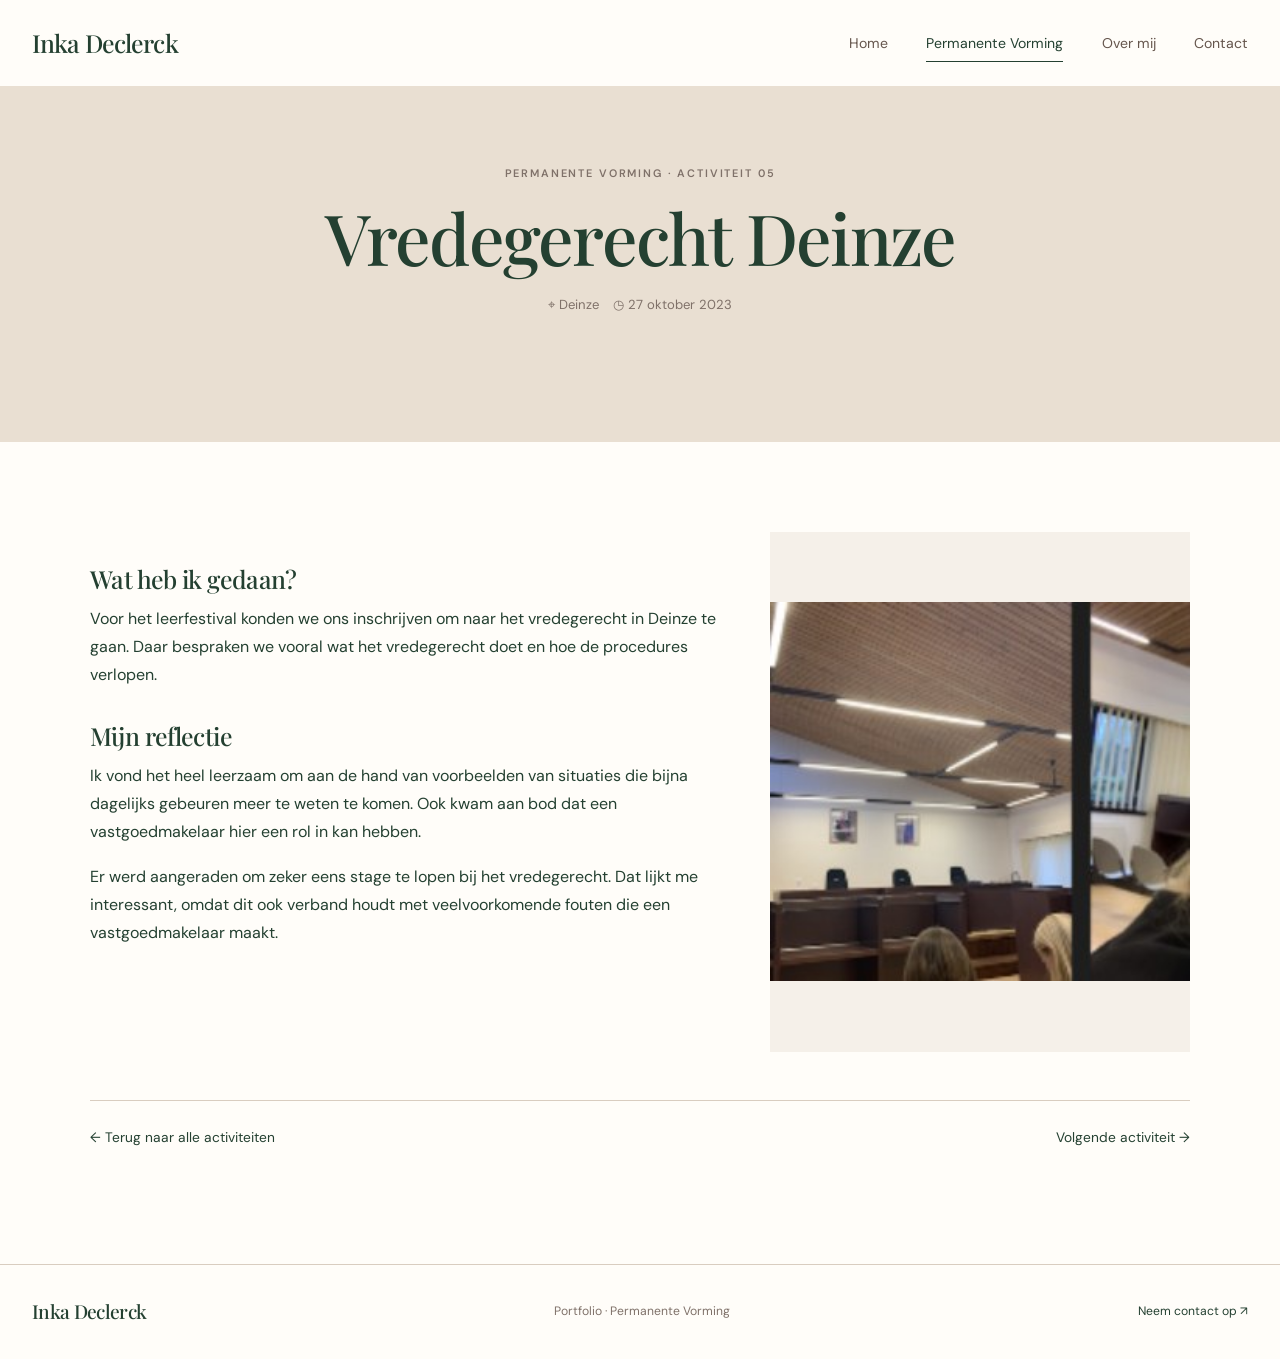
<file: activiteiten/activiteit-05.html>
<!doctype html>
<html lang="nl">
<head>
  <meta charset="utf-8">
  <meta name="viewport" content="width=device-width, initial-scale=1">
  <meta name="description" content="Vredegerecht Deinze — ervaring en reflectie van Inka Declerck.">

  <title>Vredegerecht Deinze — Inka Declerck</title>

  <link rel="preconnect" href="https://fonts.googleapis.com">
  <link rel="preconnect" href="https://fonts.gstatic.com" crossorigin>

  <link href="https://fonts.googleapis.com/css2?family=DM+Sans:wght@400;500;600&family=Playfair+Display:wght@400;500;600&display=swap" rel="stylesheet">

  <link rel="stylesheet" href="../assets/css/style.css">
  <link rel="stylesheet" href="../assets/css/carousel.css?v=5">

  <script src="../assets/js/main.js" defer></script>
  <script src="../assets/js/carousel.js?v=3" defer></script>
</head>

<body>

<header class="site-header">
  <a class="brand" href="../index.html">Inka Declerck</a>

  <button class="menu-toggle" aria-label="Menu openen" aria-expanded="false">
    ☰
  </button>

  <nav class="main-nav" aria-label="Hoofdnavigatie">
    <a href="../index.html">Home</a>
    <a class="active" href="../permanente-vorming.html">Permanente Vorming</a>
    <a href="../over-mij.html">Over mij</a>
    <a href="../contact.html">Contact</a>
  </nav>
</header>

<main>

  <section class="page-banner">
    <p class="eyebrow">Permanente vorming · Activiteit 05</p>
    <h1>Vredegerecht Deinze</h1>
        <div class="activity-detail-heading">
      <div class="activity-meta">
        <span>⌖ Deinze</span>
        <span>◷ 27 oktober 2023</span>
      </div>
  </section>

  <section class="activity-detail-page section-wrap">


    <div class="activity-story">

      <!-- TEKST LINKS -->
      <article class="activity-story-copy">

        <h3>Wat heb ik gedaan?</h3>

        <p>
          Voor het leerfestival konden we ons inschrijven om naar
          het vredegerecht in Deinze te gaan. Daar bespraken we
          vooral wat het vredegerecht doet en hoe de procedures verlopen.
        </p>

        <h3>Mijn reflectie</h3>

        <p>
          Ik vond het heel leerzaam om aan de hand van voorbeelden
          van situaties die bijna dagelijks gebeuren meer te weten
          te komen. Ook kwam aan bod dat een vastgoedmakelaar
          hier een rol in kan hebben.
        </p>

        <p>
          Er werd aangeraden om zeker eens stage te lopen bij het
          vredegerecht. Dat lijkt me interessant, omdat dit ook
          verband houdt met veelvoorkomende fouten die een
          vastgoedmakelaar maakt.
        </p>

      </article>

      <!-- CARROUSEL RECHTS -->
      <div class="activity-gallery activity-carousel"
           aria-label="Fotogalerij Vredegerecht Deinze">

        <figure class="gallery-photo is-active">
          <img
            src="../assets/images/activiteit5/activiteit5-1.jpg"
            alt="Vredegerecht Deinze - foto 1">
        </figure>

        <figure class="gallery-photo">
          <img
            src="../assets/images/activiteit5/activiteit5-2.jpg"
            alt="Vredegerecht Deinze - foto 2">
        </figure>

      </div>

    </div>
    <!-- EINDE ACTIVITY-STORY -->

    <!-- NAVIGATIE ONDERAAN -->
    <div class="activity-end-links">

      <a href="../permanente-vorming.html">
        ← Terug naar alle activiteiten
      </a>

      <a href="activiteit-06.html">
        Volgende activiteit →
      </a>

    </div>

  </section>

</main>

<footer class="site-footer">
  <a class="footer-brand" href="../index.html">Inka Declerck</a>
  <span>Portfolio · Permanente Vorming</span>
  <a href="../contact.html">Neem contact op ↗</a>
</footer>

</body>
</html>
</file>
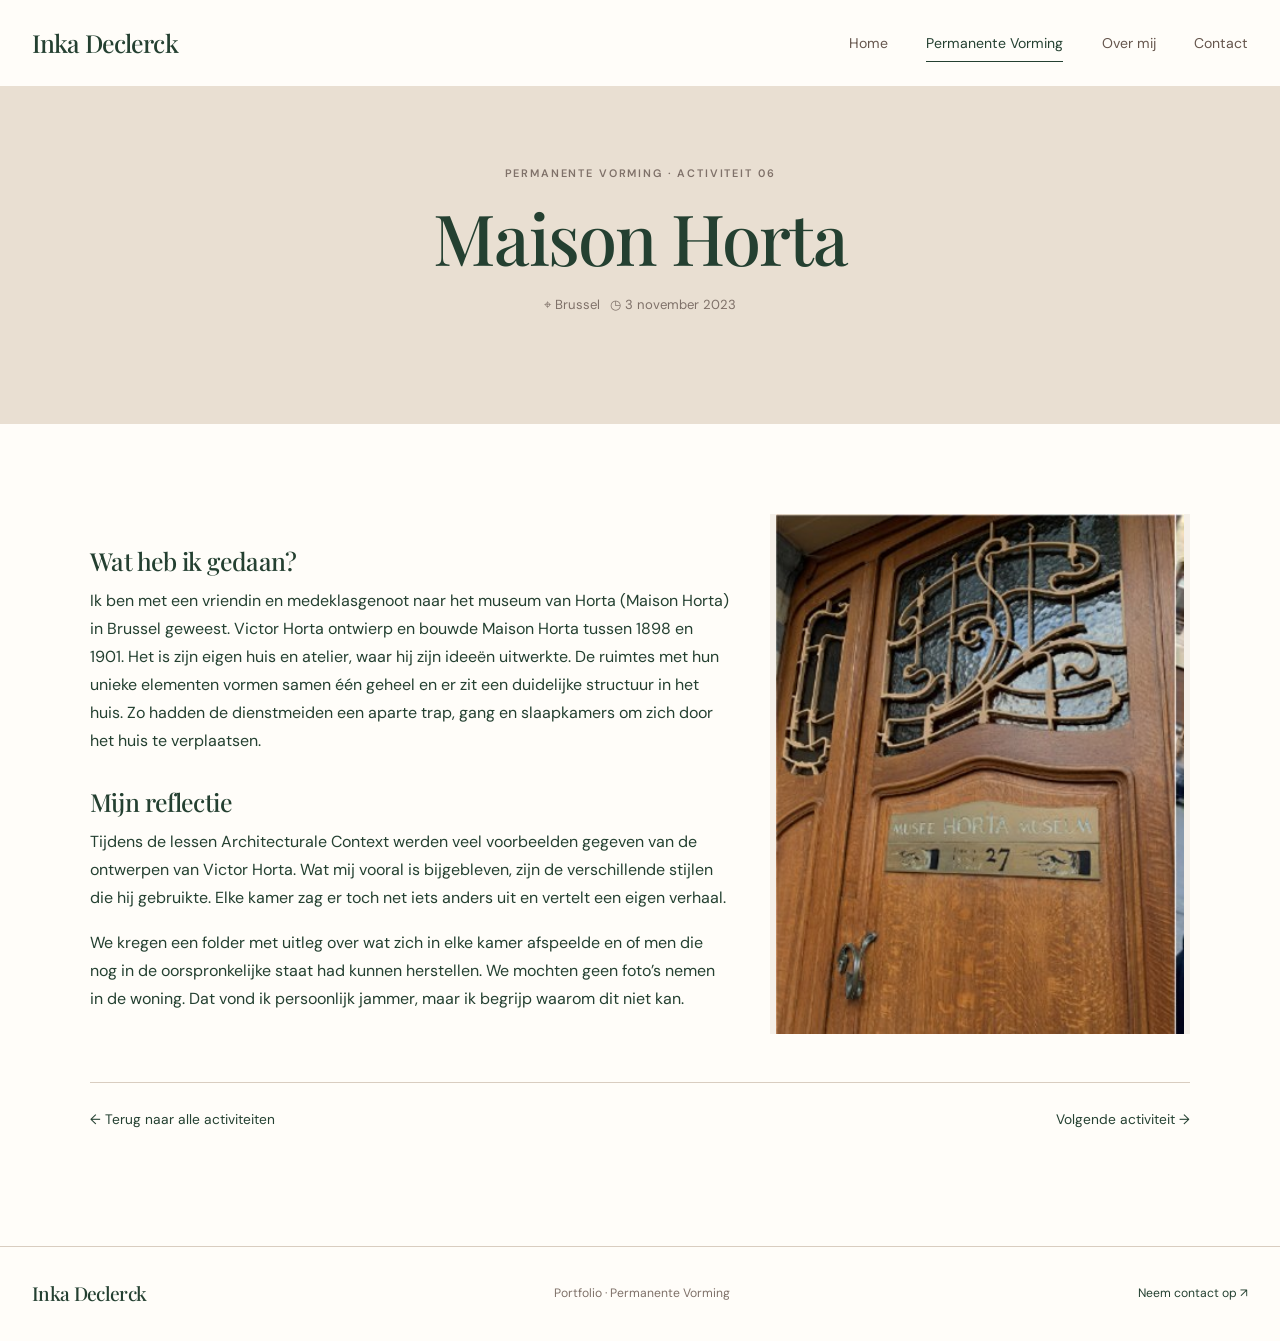
<file: activiteiten/activiteit-06.html>
<!doctype html>
<html lang="nl">
<head>
<meta charset="utf-8"><meta name="viewport" content="width=device-width, initial-scale=1">
<meta name="description" content="Maison Horta — ervaring en reflectie van Inka Declerck.">
<title>Maison Horta — Inka Declerck</title>
<link rel="preconnect" href="https://fonts.googleapis.com"><link rel="preconnect" href="https://fonts.gstatic.com" crossorigin>
<link href="https://fonts.googleapis.com/css2?family=DM+Sans:wght@400;500;600&family=Playfair+Display:wght@400;500;600&display=swap" rel="stylesheet">
<link rel="stylesheet" href="../assets/css/style.css"><script src="../assets/js/main.js" defer></script>
<link rel="stylesheet" href="../assets/css/carousel.css?v=4">
<script src="../assets/js/carousel.js?v=3" defer></script>
</head>
<body>
<header class="site-header"><a class="brand" href="../index.html">Inka Declerck</a><button class="menu-toggle" aria-label="Menu openen" aria-expanded="false">☰</button>
<nav class="main-nav" aria-label="Hoofdnavigatie"><a href="../index.html">Home</a><a class="active" href="../permanente-vorming.html">Permanente Vorming</a><a href="../over-mij.html">Over mij</a><a href="../contact.html">Contact</a></nav></header>
<main>
<section class="page-banner"><p class="eyebrow">Permanente vorming · Activiteit 06</p><h1>Maison Horta</h1><div class="activity-meta"><span>⌖ Brussel</span><span>◷ 3 november 2023</span></div></section>
<section class="activity-detail-page section-wrap">
<div class="activity-story"><article class="activity-story-copy"><h3>Wat heb ik gedaan?</h3><p>Ik ben met een vriendin en medeklasgenoot naar het museum van Horta (Maison Horta) in Brussel geweest. Victor Horta ontwierp en bouwde Maison Horta tussen 1898 en 1901. Het is zijn eigen huis en atelier, waar hij zijn ideeën uitwerkte. De ruimtes met hun unieke elementen vormen samen één geheel en er zit een duidelijke structuur in het huis. Zo hadden de dienstmeiden een aparte trap, gang en slaapkamers om zich door het huis te verplaatsen.</p><h3>Mijn reflectie</h3><p>Tijdens de lessen Architecturale Context werden veel voorbeelden gegeven van de ontwerpen van Victor Horta. Wat mij vooral is bijgebleven, zijn de verschillende stijlen die hij gebruikte. Elke kamer zag er toch net iets anders uit en vertelt een eigen verhaal.</p><p>We kregen een folder met uitleg over wat zich in elke kamer afspeelde en of men die nog in de oorspronkelijke staat had kunnen herstellen. We mochten geen foto’s nemen in de woning. Dat vond ik persoonlijk jammer, maar ik begrijp waarom dit niet kan.</p></article>
<div class="activity-gallery activity-carousel" aria-label="Fotogalerij Maison Horta"><figure class="gallery-photo"><img src="../assets/images/activiteit6/activiteit6-1.jpg" alt="Deur van Maison Horta" loading="lazy"></figure><figure class="gallery-photo"><img src="../assets/images/activiteit6/activiteit6-2.jpg" alt="Gevel tijdens het bezoek" loading="lazy"></figure><figure class="gallery-photo"><img src="../assets/images/activiteit6/activiteit6-3.jpg" alt="Maison Horta in Brussel" loading="lazy"></figure><figure class="gallery-photo"><img src="../assets/images/activiteit6/activiteit6-4.jpg" alt="Architecturaal schema van Maison Horta" loading="lazy"></figure></div></div>
<div class="activity-end-links"><a href="../permanente-vorming.html">← Terug naar alle activiteiten</a><a href="activiteit-07.html">Volgende activiteit →</a></div>
</section>
</main>
<footer class="site-footer"><a class="footer-brand" href="../index.html">Inka Declerck</a><span>Portfolio · Permanente Vorming</span><a href="../contact.html">Neem contact op ↗</a></footer>
</body></html>
</file>
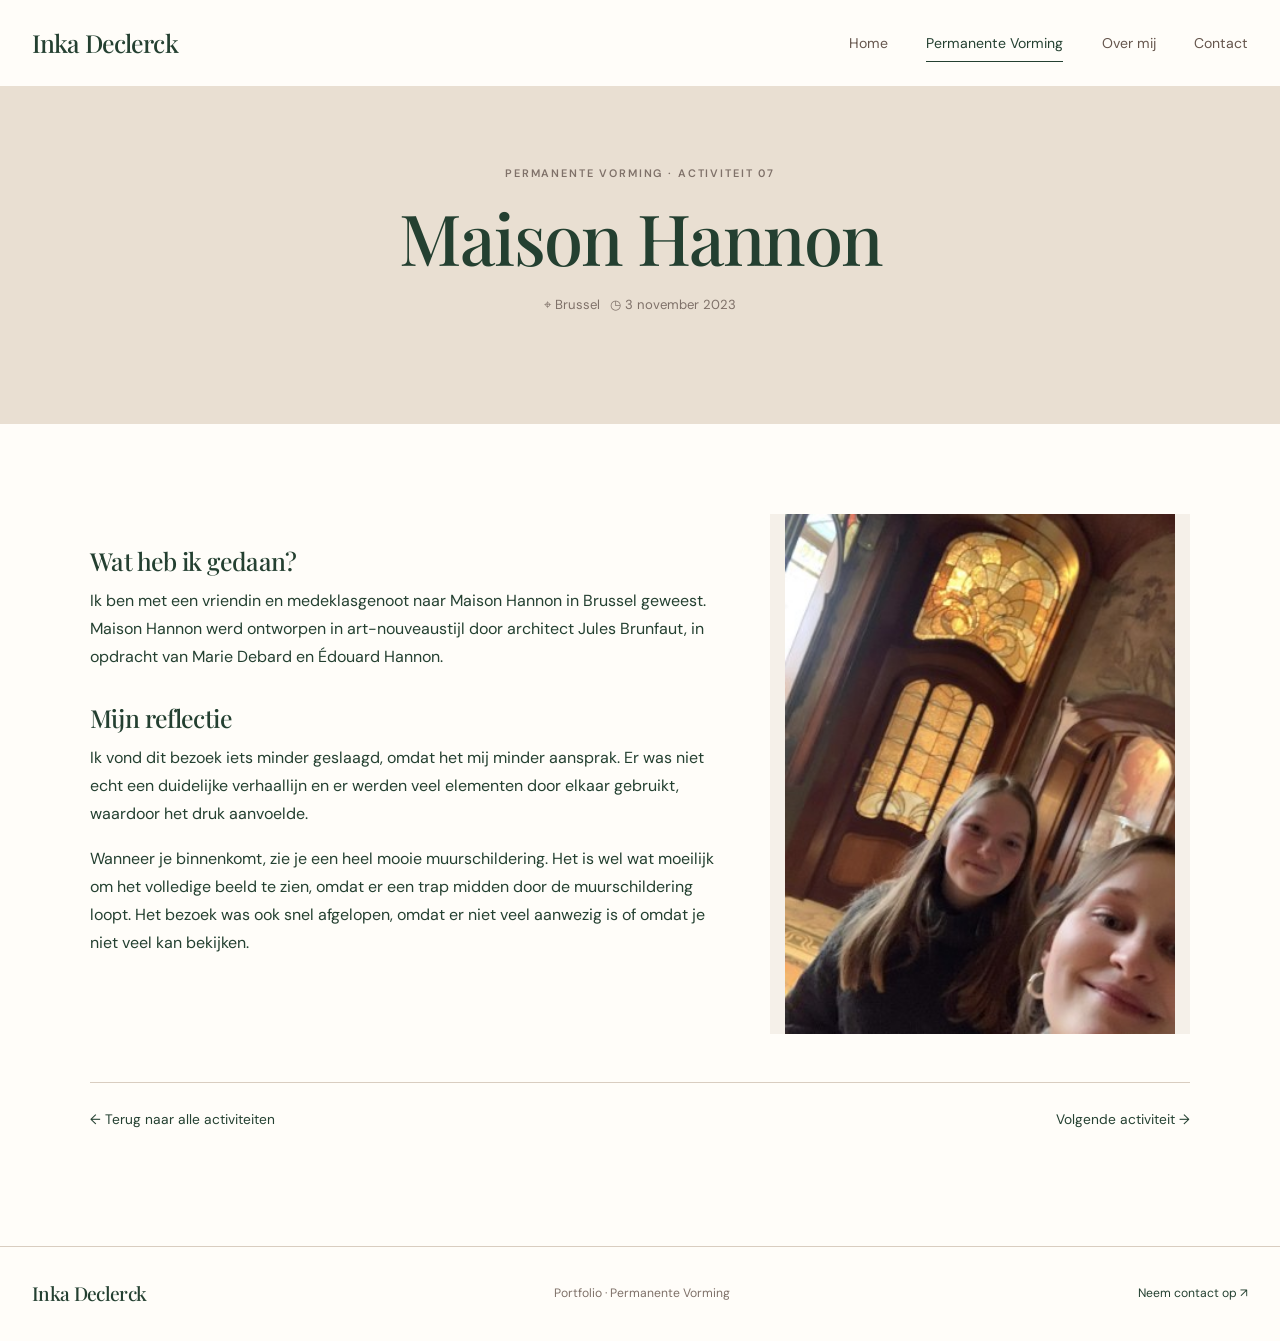
<file: activiteiten/activiteit-07.html>
<!doctype html>
<html lang="nl">
<head>
<meta charset="utf-8"><meta name="viewport" content="width=device-width, initial-scale=1">
<meta name="description" content="Maison Hannon — ervaring en reflectie van Inka Declerck.">
<title>Maison Hannon — Inka Declerck</title>
<link rel="preconnect" href="https://fonts.googleapis.com"><link rel="preconnect" href="https://fonts.gstatic.com" crossorigin>
<link href="https://fonts.googleapis.com/css2?family=DM+Sans:wght@400;500;600&family=Playfair+Display:wght@400;500;600&display=swap" rel="stylesheet">
<link rel="stylesheet" href="../assets/css/style.css"><script src="../assets/js/main.js" defer></script>
<link rel="stylesheet" href="../assets/css/carousel.css?v=4">
<script src="../assets/js/carousel.js?v=3" defer></script>
</head>
<body>
<header class="site-header"><a class="brand" href="../index.html">Inka Declerck</a><button class="menu-toggle" aria-label="Menu openen" aria-expanded="false">☰</button>
<nav class="main-nav" aria-label="Hoofdnavigatie"><a href="../index.html">Home</a><a class="active" href="../permanente-vorming.html">Permanente Vorming</a><a href="../over-mij.html">Over mij</a><a href="../contact.html">Contact</a></nav></header>
<main>
<section class="page-banner"><p class="eyebrow">Permanente vorming · Activiteit 07</p><h1>Maison Hannon</h1><div class="activity-meta"><span>⌖ Brussel</span><span>◷ 3 november 2023</span></div></section>
<section class="activity-detail-page section-wrap">
<div class="activity-story"><article class="activity-story-copy"><h3>Wat heb ik gedaan?</h3><p>Ik ben met een vriendin en medeklasgenoot naar Maison Hannon in Brussel geweest. Maison Hannon werd ontworpen in art-nouveaustijl door architect Jules Brunfaut, in opdracht van Marie Debard en Édouard Hannon.</p><h3>Mijn reflectie</h3><p>Ik vond dit bezoek iets minder geslaagd, omdat het mij minder aansprak. Er was niet echt een duidelijke verhaallijn en er werden veel elementen door elkaar gebruikt, waardoor het druk aanvoelde.</p><p>Wanneer je binnenkomt, zie je een heel mooie muurschildering. Het is wel wat moeilijk om het volledige beeld te zien, omdat er een trap midden door de muurschildering loopt. Het bezoek was ook snel afgelopen, omdat er niet veel aanwezig is of omdat je niet veel kan bekijken.</p></article>
<div class="activity-gallery activity-carousel" aria-label="Fotogalerij Maison Hannon"><figure class="gallery-photo"><img src="../assets/images/activiteit7/activiteit7-1.jpg" alt="Interieur van Maison Hannon" loading="lazy"></figure><figure class="gallery-photo"><img src="../assets/images/activiteit7/activiteit7-2.jpg" alt="Art-nouveau-ingang" loading="lazy"></figure><figure class="gallery-photo"><img src="../assets/images/activiteit7/activiteit7-3.jpg" alt="Geveldetail van Maison Hannon" loading="lazy"></figure><figure class="gallery-photo"><img src="../assets/images/activiteit7/activiteit7-4.jpg" alt="Architectuurdetail" loading="lazy"></figure></div></div>
<div class="activity-end-links"><a href="../permanente-vorming.html">← Terug naar alle activiteiten</a><a href="activiteit-08.html">Volgende activiteit →</a></div>
</section>
</main>
<footer class="site-footer"><a class="footer-brand" href="../index.html">Inka Declerck</a><span>Portfolio · Permanente Vorming</span><a href="../contact.html">Neem contact op ↗</a></footer>
</body></html>
</file>
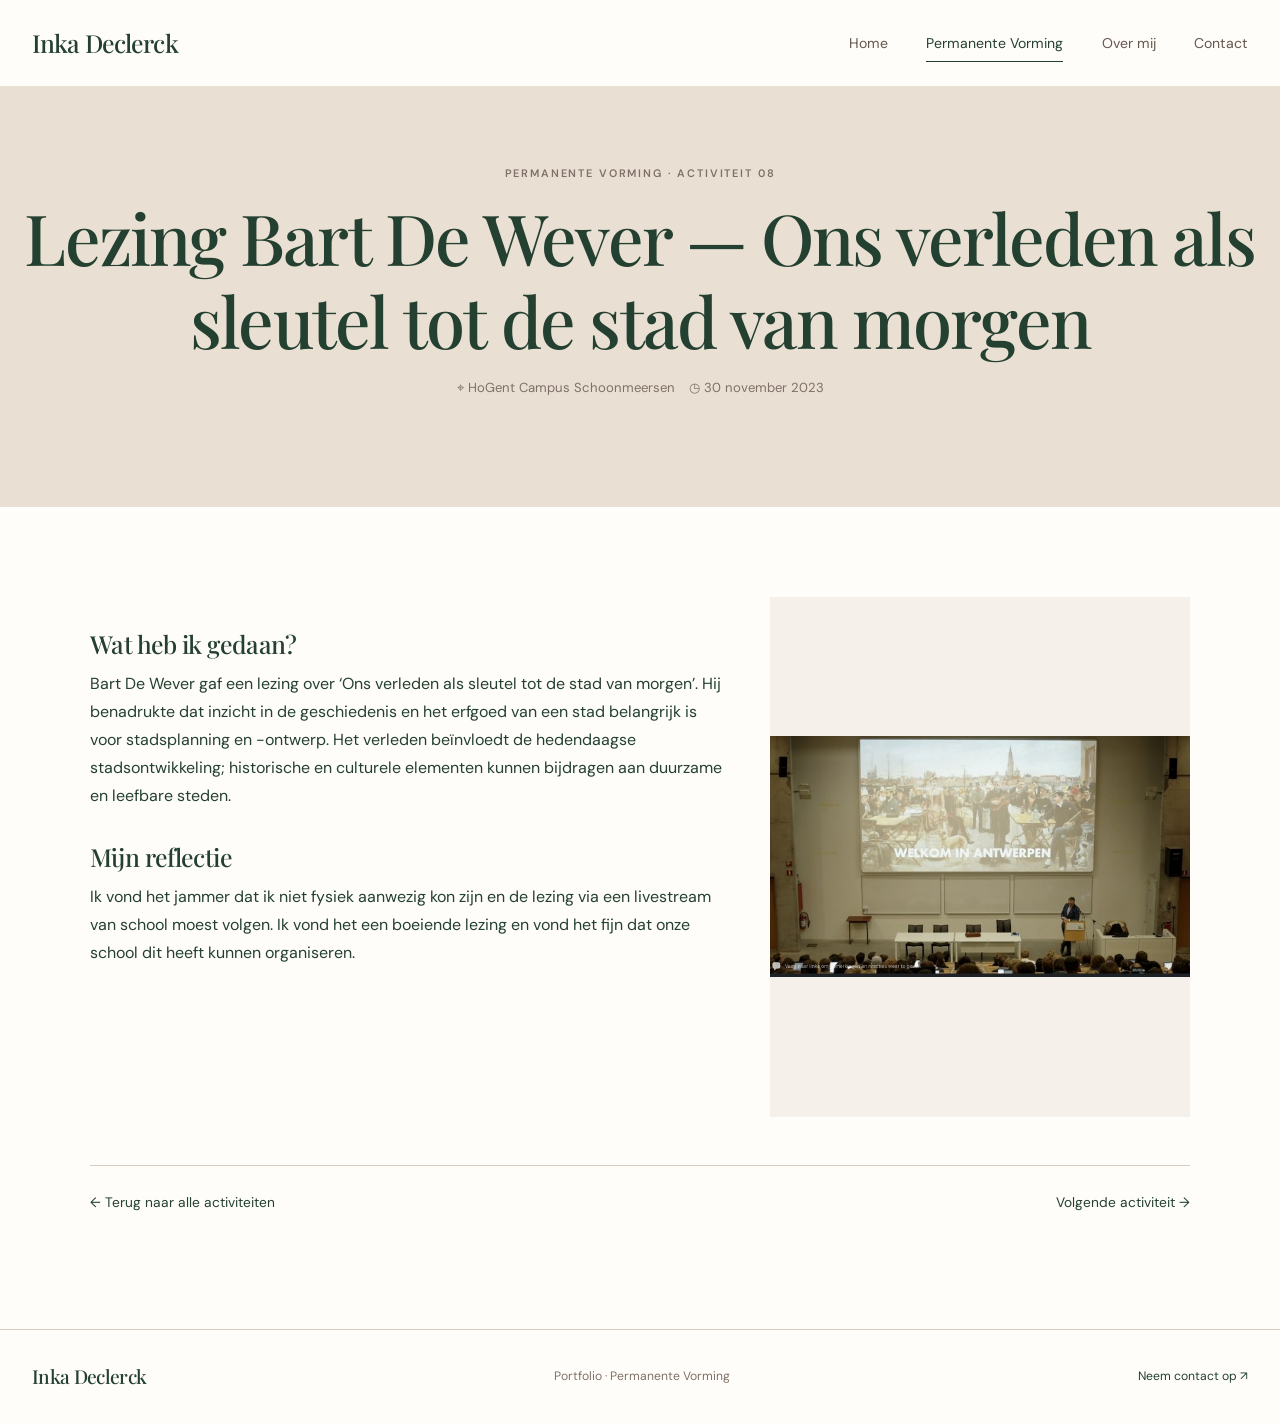
<file: activiteiten/activiteit-08.html>
<!doctype html>
<html lang="nl">

<head>
  <meta charset="utf-8">
  <meta name="viewport" content="width=device-width, initial-scale=1">

  <meta name="description"
    content="Lezing Bart De Wever — Ons verleden als sleutel tot de stad van morgen — ervaring en reflectie van Inka Declerck.">

  <title>Lezing Bart De Wever — Inka Declerck</title>

  <link rel="preconnect" href="https://fonts.googleapis.com">
  <link rel="preconnect" href="https://fonts.gstatic.com" crossorigin>

  <link
    href="https://fonts.googleapis.com/css2?family=DM+Sans:wght@400;500;600&family=Playfair+Display:wght@400;500;600&display=swap"
    rel="stylesheet">

  <link rel="stylesheet" href="../assets/css/style.css">
  <link rel="stylesheet" href="../assets/css/carousel.css?v=5">

  <script src="../assets/js/main.js" defer></script>
  <script src="../assets/js/carousel.js?v=3" defer></script>
</head>

<body>

  <header class="site-header">
    <a class="brand" href="../index.html">Inka Declerck</a>

    <button class="menu-toggle"
      aria-label="Menu openen"
      aria-expanded="false">☰</button>

    <nav class="main-nav" aria-label="Hoofdnavigatie">
      <a href="../index.html">Home</a>
      <a class="active" href="../permanente-vorming.html">Permanente Vorming</a>
      <a href="../over-mij.html">Over mij</a>
      <a href="../contact.html">Contact</a>
    </nav>
  </header>

  <main>

    <section class="page-banner">
      <p class="eyebrow">Permanente vorming · Activiteit 08</p>

      <h1>
        Lezing Bart De Wever — Ons verleden als sleutel tot de stad van morgen
      </h1>

      <div class="activity-meta">
        <span>⌖ HoGent Campus Schoonmeersen</span>
        <span>◷ 30 november 2023</span>
      </div>
    </section>

    <section class="activity-detail-page section-wrap">

      <div class="activity-story">

        <!-- TEKST LINKS -->
        <article class="activity-story-copy">

          <h3>Wat heb ik gedaan?</h3>

          <p>
            Bart De Wever gaf een lezing over ‘Ons verleden als sleutel tot de stad van morgen’.
            Hij benadrukte dat inzicht in de geschiedenis en het erfgoed van een stad
            belangrijk is voor stadsplanning en -ontwerp.
            Het verleden beïnvloedt de hedendaagse stadsontwikkeling;
            historische en culturele elementen kunnen bijdragen aan duurzame
            en leefbare steden.
          </p>

          <h3>Mijn reflectie</h3>

          <p>
            Ik vond het jammer dat ik niet fysiek aanwezig kon zijn en de lezing
            via een livestream van school moest volgen.
            Ik vond het een boeiende lezing en vond het fijn dat onze school
            dit heeft kunnen organiseren.
          </p>

        </article>

        <!-- CARROUSEL RECHTS -->
        <div class="activity-gallery activity-carousel"
          aria-label="Fotogalerij Lezing Bart De Wever">

          <figure class="gallery-photo is-active">
            <img
              src="../assets/images/activiteit8/activiteit8-1.jpg"
              alt="Lezing over de stad van morgen"
              loading="lazy">
          </figure>

          <figure class="gallery-photo">
            <img
              src="../assets/images/activiteit8/activiteit8-2.jpg"
              alt="Spreker tijdens de lezing"
              loading="lazy">
          </figure>

        </div>

      </div>
      <!-- EINDE ACTIVITY-STORY -->

      <div class="activity-end-links">

        <a href="../permanente-vorming.html">
          ← Terug naar alle activiteiten
        </a>

        <a href="activiteit-09.html">
          Volgende activiteit →
        </a>

      </div>

    </section>

  </main>

  <footer class="site-footer">
    <a class="footer-brand" href="../index.html">Inka Declerck</a>
    <span>Portfolio · Permanente Vorming</span>
    <a href="../contact.html">Neem contact op ↗</a>
  </footer>

</body>
</html>
</file>
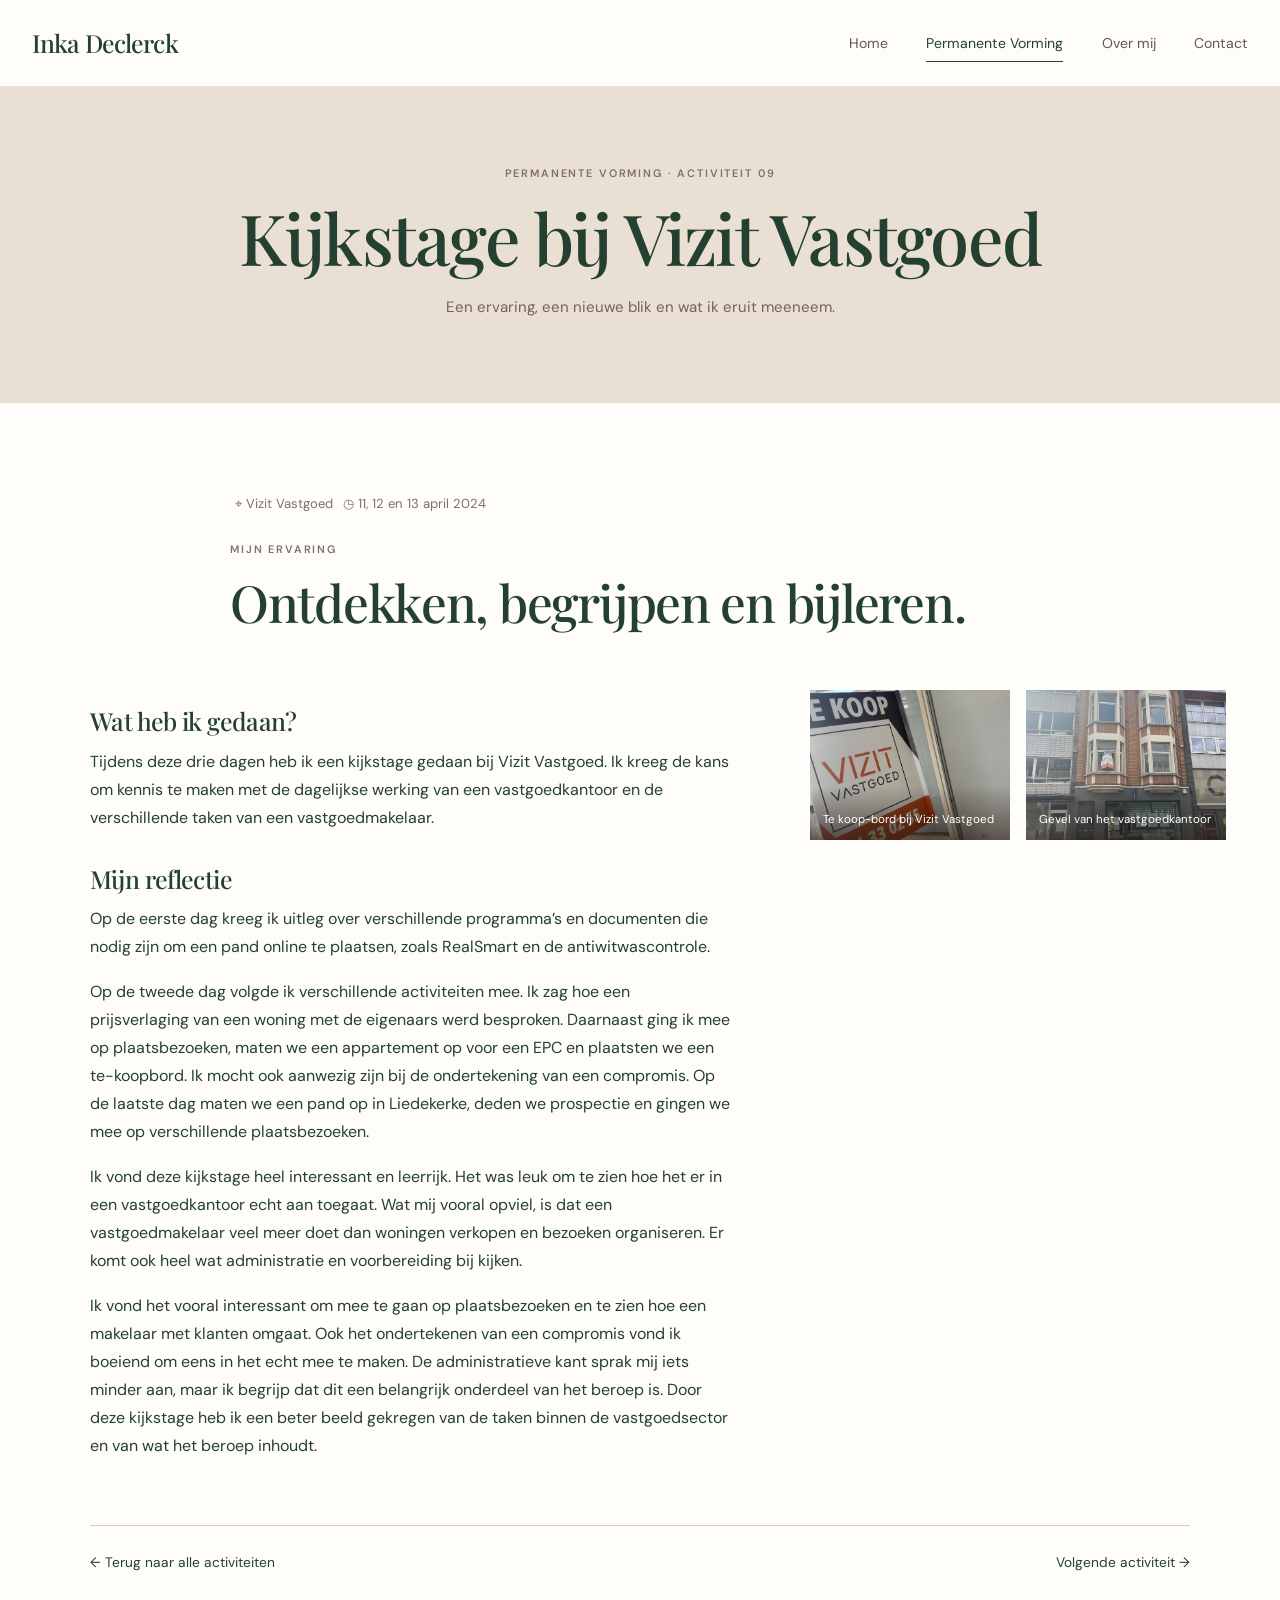
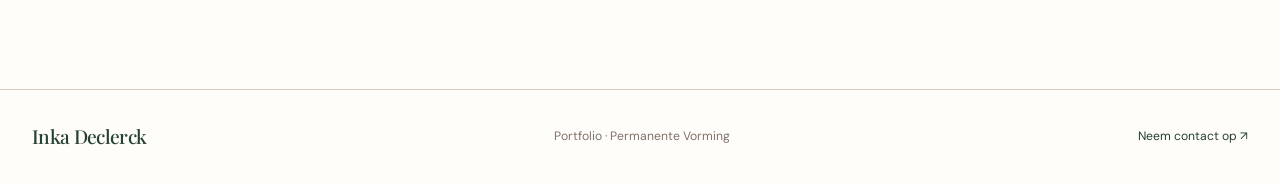
<file: activiteiten/activiteit-09.html>
<!doctype html>
<html lang="nl">
<head>
<meta charset="utf-8"><meta name="viewport" content="width=device-width, initial-scale=1">
<meta name="description" content="Kijkstage bij Vizit Vastgoed — ervaring en reflectie van Inka Declerck.">
<title>Kijkstage bij Vizit Vastgoed — Inka Declerck</title>
<link rel="preconnect" href="https://fonts.googleapis.com"><link rel="preconnect" href="https://fonts.gstatic.com" crossorigin>
<link href="https://fonts.googleapis.com/css2?family=DM+Sans:wght@400;500;600&family=Playfair+Display:wght@400;500;600&display=swap" rel="stylesheet">
<link rel="stylesheet" href="../assets/css/style.css"><script src="../assets/js/main.js" defer></script>
<link rel="stylesheet" href="../assets/css/carousel.css?v=4">
<script src="../assets/js/carousel.js?v=3" defer></script>
</head>
<body>
<header class="site-header"><a class="brand" href="../index.html">Inka Declerck</a><button class="menu-toggle" aria-label="Menu openen" aria-expanded="false">☰</button>
<nav class="main-nav" aria-label="Hoofdnavigatie"><a href="../index.html">Home</a><a class="active" href="../permanente-vorming.html">Permanente Vorming</a><a href="../over-mij.html">Over mij</a><a href="../contact.html">Contact</a></nav></header>
<main>
<section class="page-banner"><p class="eyebrow">Permanente vorming · Activiteit 09</p><h1>Kijkstage bij Vizit Vastgoed</h1><p>Een ervaring, een nieuwe blik en wat ik eruit meeneem.</p></section>
<section class="activity-detail-page section-wrap">
<div class="activity-detail-heading"><div class="activity-meta"><span>⌖ Vizit Vastgoed</span><span>◷ 11, 12 en 13 april 2024</span></div><p class="eyebrow">Mijn ervaring</p><h2>Ontdekken, begrijpen en bijleren.</h2></div>
<div class="activity-story"><article class="activity-story-copy"><h3>Wat heb ik gedaan?</h3><p>Tijdens deze drie dagen heb ik een kijkstage gedaan bij Vizit Vastgoed. Ik kreeg de kans om kennis te maken met de dagelijkse werking van een vastgoedkantoor en de verschillende taken van een vastgoedmakelaar.</p><h3>Mijn reflectie</h3><p>Op de eerste dag kreeg ik uitleg over verschillende programma’s en documenten die nodig zijn om een pand online te plaatsen, zoals RealSmart en de antiwitwascontrole.</p><p>Op de tweede dag volgde ik verschillende activiteiten mee. Ik zag hoe een prijsverlaging van een woning met de eigenaars werd besproken. Daarnaast ging ik mee op plaatsbezoeken, maten we een appartement op voor een EPC en plaatsten we een te-koopbord. Ik mocht ook aanwezig zijn bij de ondertekening van een compromis. Op de laatste dag maten we een pand op in Liedekerke, deden we prospectie en gingen we mee op verschillende plaatsbezoeken.</p><p>Ik vond deze kijkstage heel interessant en leerrijk. Het was leuk om te zien hoe het er in een vastgoedkantoor echt aan toegaat. Wat mij vooral opviel, is dat een vastgoedmakelaar veel meer doet dan woningen verkopen en bezoeken organiseren. Er komt ook heel wat administratie en voorbereiding bij kijken.</p><p>Ik vond het vooral interessant om mee te gaan op plaatsbezoeken en te zien hoe een makelaar met klanten omgaat. Ook het ondertekenen van een compromis vond ik boeiend om eens in het echt mee te maken. De administratieve kant sprak mij iets minder aan, maar ik begrijp dat dit een belangrijk onderdeel van het beroep is. Door deze kijkstage heb ik een beter beeld gekregen van de taken binnen de vastgoedsector en van wat het beroep inhoudt.</p></article>
<div class="activity-gallery " aria-label="Fotogalerij Kijkstage bij Vizit Vastgoed"><figure class="gallery-photo"><img src="../assets/images/activiteit9/activiteit9-1.jpg" alt="Te koop-bord bij Vizit Vastgoed" loading="lazy"><figcaption>Te koop-bord bij Vizit Vastgoed</figcaption></figure><figure class="gallery-photo"><img src="../assets/images/activiteit9/activiteit9-2.jpg" alt="Gevel van het vastgoedkantoor" loading="lazy"><figcaption>Gevel van het vastgoedkantoor</figcaption></figure></div></div>
<div class="activity-end-links"><a href="../permanente-vorming.html">← Terug naar alle activiteiten</a><a href="activiteit-10.html">Volgende activiteit →</a></div>
</section>
</main>
<footer class="site-footer"><a class="footer-brand" href="../index.html">Inka Declerck</a><span>Portfolio · Permanente Vorming</span><a href="../contact.html">Neem contact op ↗</a></footer>
</body></html>
</file>
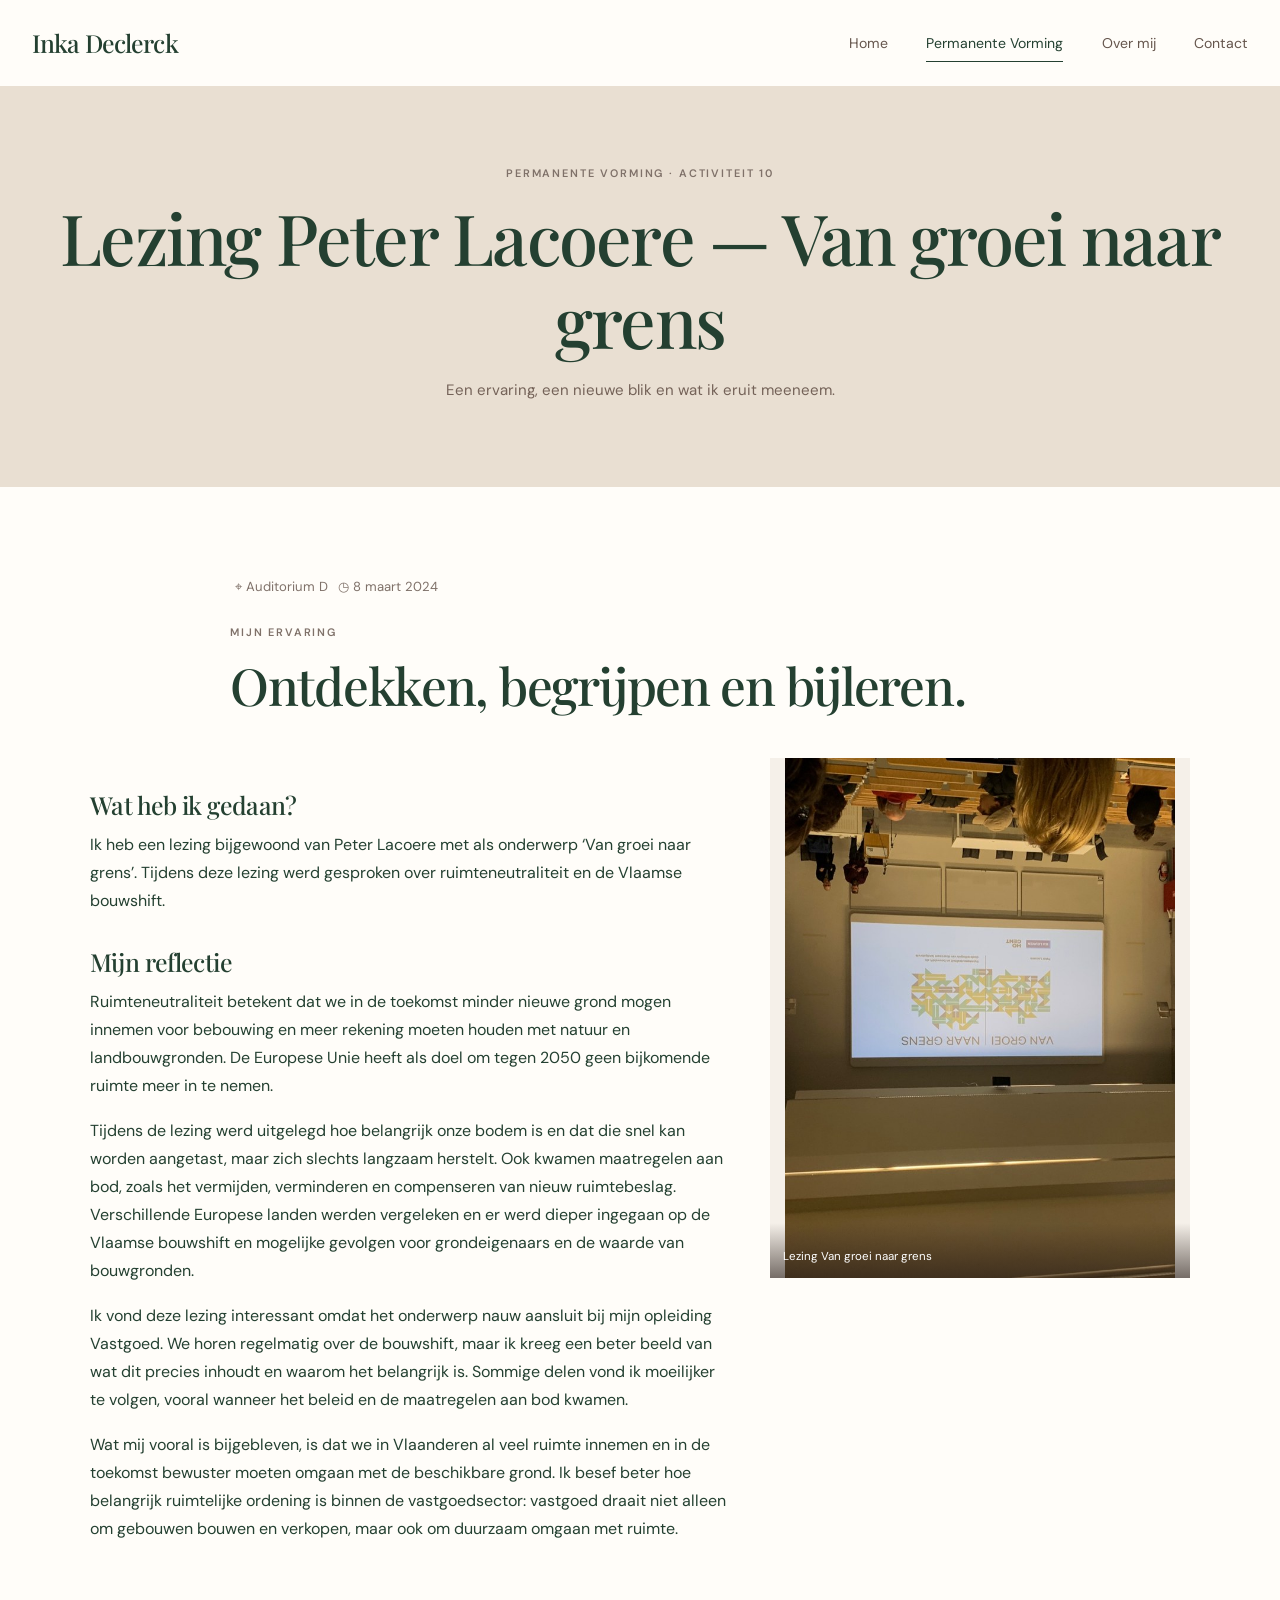
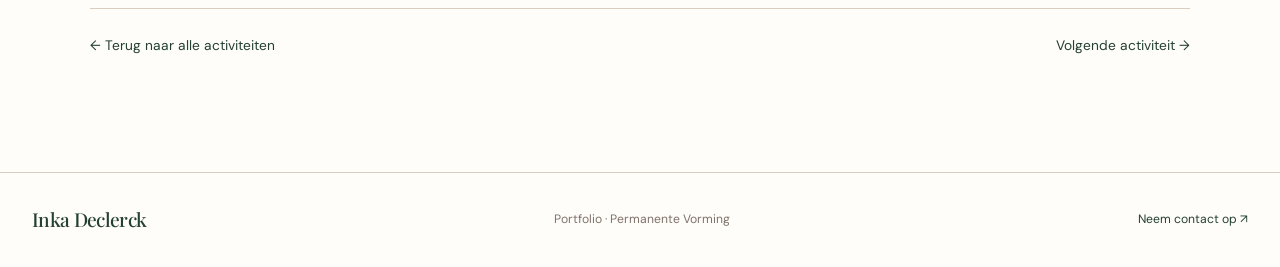
<file: activiteiten/activiteit-10.html>
<!doctype html>
<html lang="nl">
<head>
<meta charset="utf-8"><meta name="viewport" content="width=device-width, initial-scale=1">
<meta name="description" content="Lezing Peter Lacoere — Van groei naar grens — ervaring en reflectie van Inka Declerck.">
<title>Lezing Peter Lacoere — Van groei naar grens — Inka Declerck</title>
<link rel="preconnect" href="https://fonts.googleapis.com"><link rel="preconnect" href="https://fonts.gstatic.com" crossorigin>
<link href="https://fonts.googleapis.com/css2?family=DM+Sans:wght@400;500;600&family=Playfair+Display:wght@400;500;600&display=swap" rel="stylesheet">
<link rel="stylesheet" href="../assets/css/style.css"><script src="../assets/js/main.js" defer></script>
<link rel="stylesheet" href="../assets/css/carousel.css?v=4">
<script src="../assets/js/carousel.js?v=3" defer></script>
</head>
<body>
<header class="site-header"><a class="brand" href="../index.html">Inka Declerck</a><button class="menu-toggle" aria-label="Menu openen" aria-expanded="false">☰</button>
<nav class="main-nav" aria-label="Hoofdnavigatie"><a href="../index.html">Home</a><a class="active" href="../permanente-vorming.html">Permanente Vorming</a><a href="../over-mij.html">Over mij</a><a href="../contact.html">Contact</a></nav></header>
<main>
<section class="page-banner"><p class="eyebrow">Permanente vorming · Activiteit 10</p><h1>Lezing Peter Lacoere — Van groei naar grens</h1><p>Een ervaring, een nieuwe blik en wat ik eruit meeneem.</p></section>
<section class="activity-detail-page section-wrap">
<div class="activity-detail-heading"><div class="activity-meta"><span>⌖ Auditorium D</span><span>◷ 8 maart 2024</span></div><p class="eyebrow">Mijn ervaring</p><h2>Ontdekken, begrijpen en bijleren.</h2></div>
<div class="activity-story"><article class="activity-story-copy"><h3>Wat heb ik gedaan?</h3><p>Ik heb een lezing bijgewoond van Peter Lacoere met als onderwerp ‘Van groei naar grens’. Tijdens deze lezing werd gesproken over ruimteneutraliteit en de Vlaamse bouwshift.</p><h3>Mijn reflectie</h3><p>Ruimteneutraliteit betekent dat we in de toekomst minder nieuwe grond mogen innemen voor bebouwing en meer rekening moeten houden met natuur en landbouwgronden. De Europese Unie heeft als doel om tegen 2050 geen bijkomende ruimte meer in te nemen.</p><p>Tijdens de lezing werd uitgelegd hoe belangrijk onze bodem is en dat die snel kan worden aangetast, maar zich slechts langzaam herstelt. Ook kwamen maatregelen aan bod, zoals het vermijden, verminderen en compenseren van nieuw ruimtebeslag. Verschillende Europese landen werden vergeleken en er werd dieper ingegaan op de Vlaamse bouwshift en mogelijke gevolgen voor grondeigenaars en de waarde van bouwgronden.</p><p>Ik vond deze lezing interessant omdat het onderwerp nauw aansluit bij mijn opleiding Vastgoed. We horen regelmatig over de bouwshift, maar ik kreeg een beter beeld van wat dit precies inhoudt en waarom het belangrijk is. Sommige delen vond ik moeilijker te volgen, vooral wanneer het beleid en de maatregelen aan bod kwamen.</p><p>Wat mij vooral is bijgebleven, is dat we in Vlaanderen al veel ruimte innemen en in de toekomst bewuster moeten omgaan met de beschikbare grond. Ik besef beter hoe belangrijk ruimtelijke ordening is binnen de vastgoedsector: vastgoed draait niet alleen om gebouwen bouwen en verkopen, maar ook om duurzaam omgaan met ruimte.</p></article>
<div class="activity-gallery activity-carousel" aria-label="Fotogalerij Lezing Peter Lacoere — Van groei naar grens"><figure class="gallery-photo"><img src="../assets/images/activiteit10/activiteit10-1.jpg" alt="Lezing Van groei naar grens" loading="lazy"><figcaption>Lezing Van groei naar grens</figcaption></figure></div></div>
<div class="activity-end-links"><a href="../permanente-vorming.html">← Terug naar alle activiteiten</a><a href="activiteit-11.html">Volgende activiteit →</a></div>
</section>
</main>
<footer class="site-footer"><a class="footer-brand" href="../index.html">Inka Declerck</a><span>Portfolio · Permanente Vorming</span><a href="../contact.html">Neem contact op ↗</a></footer>
</body></html>
</file>
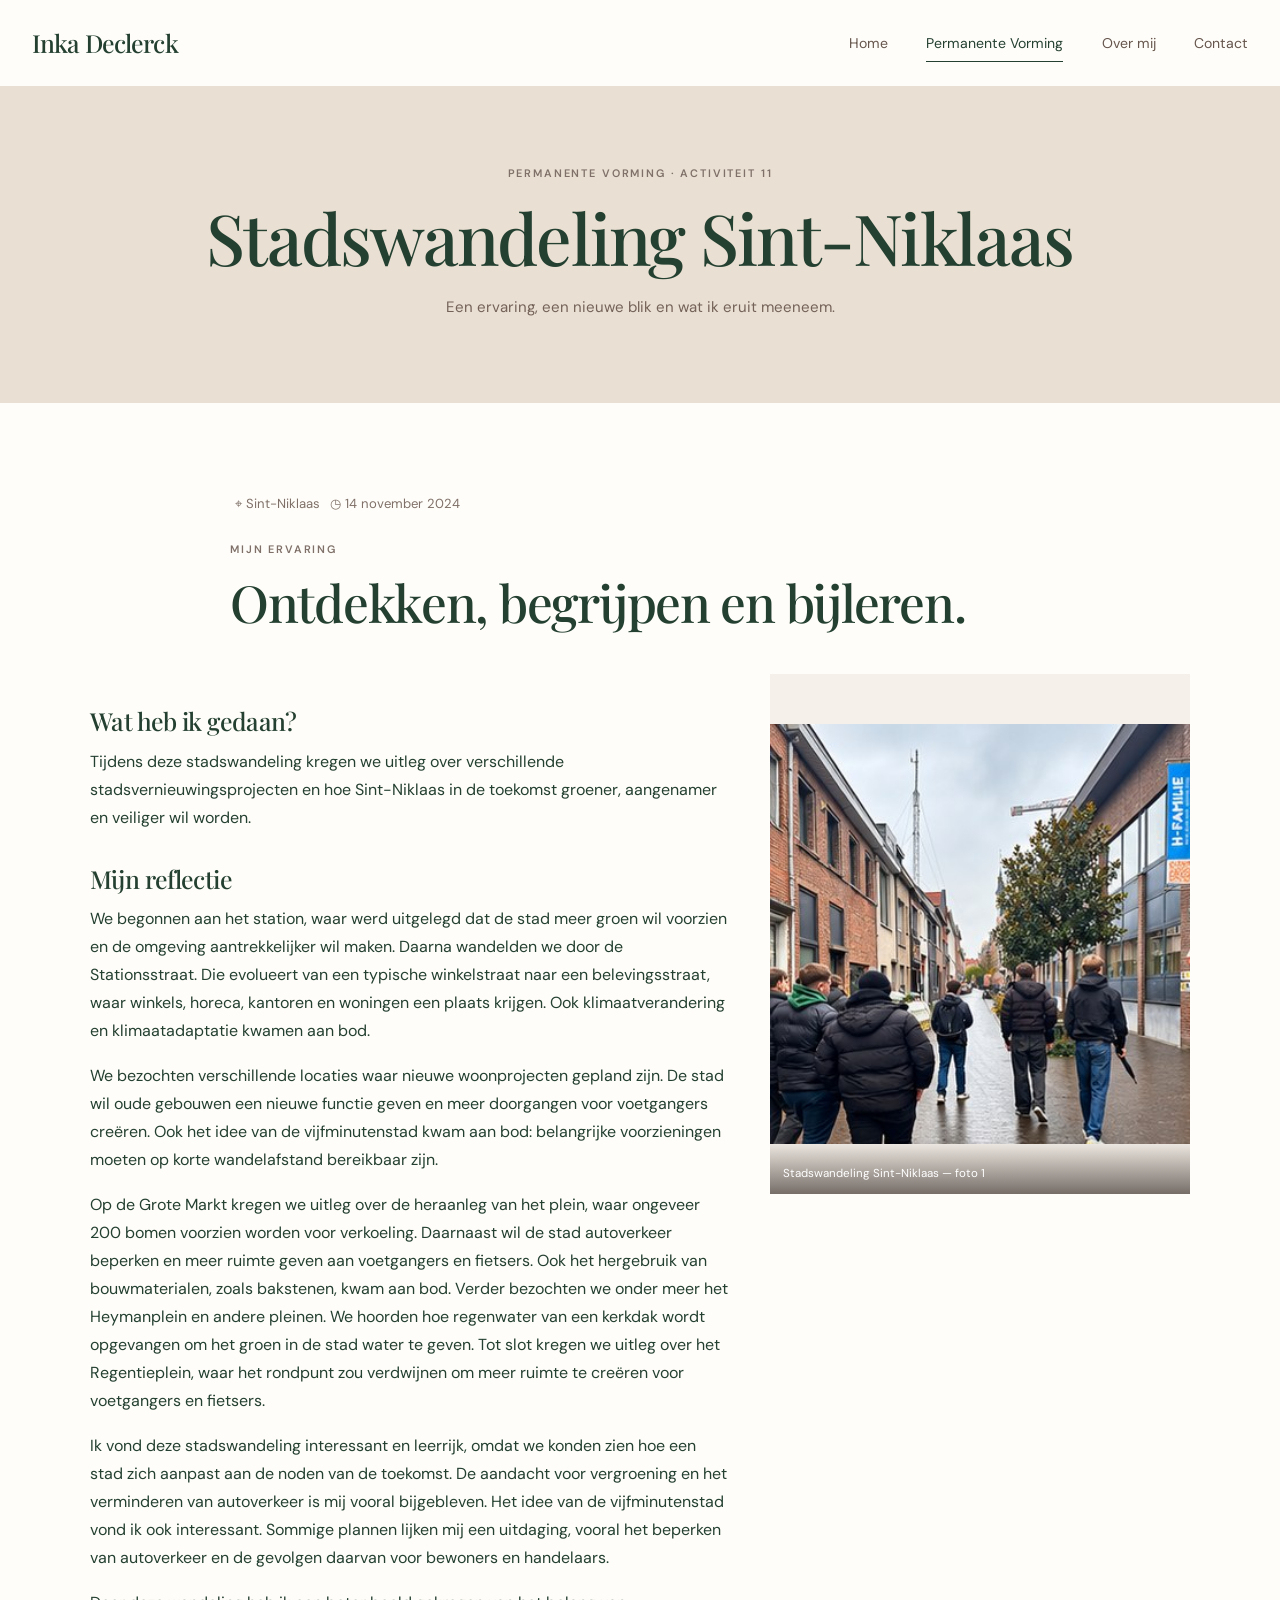
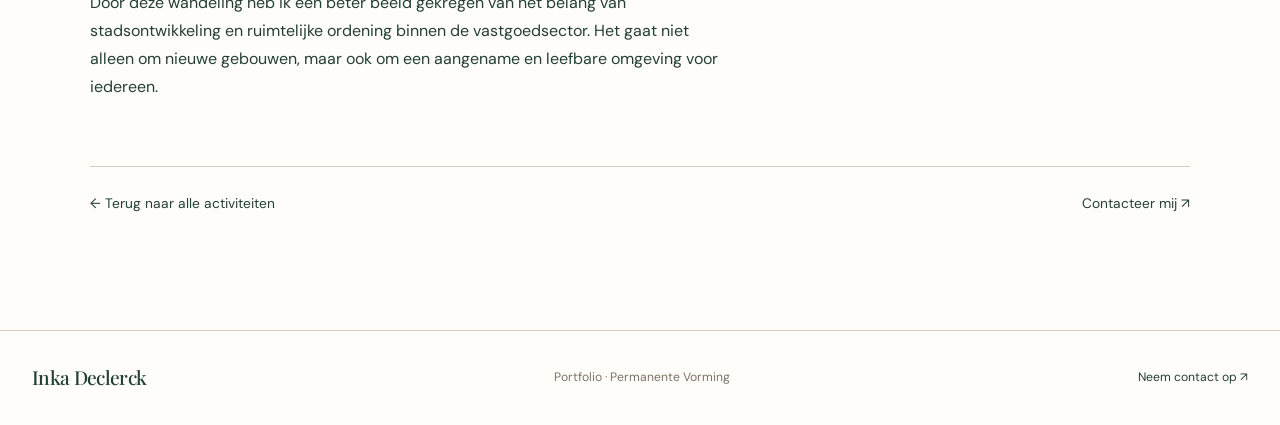
<file: activiteiten/activiteit-11.html>
<!doctype html>
<html lang="nl">
<head>
<meta charset="utf-8"><meta name="viewport" content="width=device-width, initial-scale=1">
<meta name="description" content="Stadswandeling Sint-Niklaas — ervaring en reflectie van Inka Declerck.">
<title>Stadswandeling Sint-Niklaas — Inka Declerck</title>
<link rel="preconnect" href="https://fonts.googleapis.com"><link rel="preconnect" href="https://fonts.gstatic.com" crossorigin>
<link href="https://fonts.googleapis.com/css2?family=DM+Sans:wght@400;500;600&family=Playfair+Display:wght@400;500;600&display=swap" rel="stylesheet">
<link rel="stylesheet" href="../assets/css/style.css"><script src="../assets/js/main.js" defer></script>
<link rel="stylesheet" href="../assets/css/carousel.css?v=4">
<script src="../assets/js/carousel.js?v=3" defer></script>
</head>
<body>
<header class="site-header"><a class="brand" href="../index.html">Inka Declerck</a><button class="menu-toggle" aria-label="Menu openen" aria-expanded="false">☰</button>
<nav class="main-nav" aria-label="Hoofdnavigatie"><a href="../index.html">Home</a><a class="active" href="../permanente-vorming.html">Permanente Vorming</a><a href="../over-mij.html">Over mij</a><a href="../contact.html">Contact</a></nav></header>
<main>
<section class="page-banner"><p class="eyebrow">Permanente vorming · Activiteit 11</p><h1>Stadswandeling Sint-Niklaas</h1><p>Een ervaring, een nieuwe blik en wat ik eruit meeneem.</p></section>
<section class="activity-detail-page section-wrap">
<div class="activity-detail-heading"><div class="activity-meta"><span>⌖ Sint-Niklaas</span><span>◷ 14 november 2024</span></div><p class="eyebrow">Mijn ervaring</p><h2>Ontdekken, begrijpen en bijleren.</h2></div>
<div class="activity-story"><article class="activity-story-copy"><h3>Wat heb ik gedaan?</h3><p>Tijdens deze stadswandeling kregen we uitleg over verschillende stadsvernieuwingsprojecten en hoe Sint-Niklaas in de toekomst groener, aangenamer en veiliger wil worden.</p><h3>Mijn reflectie</h3><p>We begonnen aan het station, waar werd uitgelegd dat de stad meer groen wil voorzien en de omgeving aantrekkelijker wil maken. Daarna wandelden we door de Stationsstraat. Die evolueert van een typische winkelstraat naar een belevingsstraat, waar winkels, horeca, kantoren en woningen een plaats krijgen. Ook klimaatverandering en klimaatadaptatie kwamen aan bod.</p><p>We bezochten verschillende locaties waar nieuwe woonprojecten gepland zijn. De stad wil oude gebouwen een nieuwe functie geven en meer doorgangen voor voetgangers creëren. Ook het idee van de vijfminutenstad kwam aan bod: belangrijke voorzieningen moeten op korte wandelafstand bereikbaar zijn.</p><p>Op de Grote Markt kregen we uitleg over de heraanleg van het plein, waar ongeveer 200 bomen voorzien worden voor verkoeling. Daarnaast wil de stad autoverkeer beperken en meer ruimte geven aan voetgangers en fietsers. Ook het hergebruik van bouwmaterialen, zoals bakstenen, kwam aan bod. Verder bezochten we onder meer het Heymanplein en andere pleinen. We hoorden hoe regenwater van een kerkdak wordt opgevangen om het groen in de stad water te geven. Tot slot kregen we uitleg over het Regentieplein, waar het rondpunt zou verdwijnen om meer ruimte te creëren voor voetgangers en fietsers.</p><p>Ik vond deze stadswandeling interessant en leerrijk, omdat we konden zien hoe een stad zich aanpast aan de noden van de toekomst. De aandacht voor vergroening en het verminderen van autoverkeer is mij vooral bijgebleven. Het idee van de vijfminutenstad vond ik ook interessant. Sommige plannen lijken mij een uitdaging, vooral het beperken van autoverkeer en de gevolgen daarvan voor bewoners en handelaars.</p><p>Door deze wandeling heb ik een beter beeld gekregen van het belang van stadsontwikkeling en ruimtelijke ordening binnen de vastgoedsector. Het gaat niet alleen om nieuwe gebouwen, maar ook om een aangename en leefbare omgeving voor iedereen.</p></article>
<div class="activity-gallery activity-carousel" aria-label="Fotogalerij Stadswandeling Sint-Niklaas"><figure class="gallery-photo"><img src="../assets/images/activiteit11/activiteit11-1.jpg" alt="Stadswandeling Sint-Niklaas — foto 1" loading="lazy"><figcaption>Stadswandeling Sint-Niklaas — foto 1</figcaption></figure><figure class="gallery-photo"><img src="../assets/images/activiteit11/activiteit11-2.jpg" alt="Stadswandeling Sint-Niklaas — foto 2" loading="lazy"><figcaption>Stadswandeling Sint-Niklaas — foto 2</figcaption></figure><figure class="gallery-photo"><img src="../assets/images/activiteit11/activiteit11-3.jpg" alt="Stadswandeling Sint-Niklaas — foto 3" loading="lazy"><figcaption>Stadswandeling Sint-Niklaas — foto 3</figcaption></figure><figure class="gallery-photo"><img src="../assets/images/activiteit11/activiteit11-4.jpg" alt="Stadswandeling Sint-Niklaas — foto 4" loading="lazy"><figcaption>Stadswandeling Sint-Niklaas — foto 4</figcaption></figure><figure class="gallery-photo"><img src="../assets/images/activiteit11/activiteit11-5.jpg" alt="Stadswandeling Sint-Niklaas — foto 5" loading="lazy"><figcaption>Stadswandeling Sint-Niklaas — foto 5</figcaption></figure><figure class="gallery-photo"><img src="../assets/images/activiteit11/activiteit11-6.jpg" alt="Stadswandeling Sint-Niklaas — foto 6" loading="lazy"><figcaption>Stadswandeling Sint-Niklaas — foto 6</figcaption></figure><figure class="gallery-photo"><img src="../assets/images/activiteit11/activiteit11-7.jpg" alt="Stadswandeling Sint-Niklaas — foto 7" loading="lazy"><figcaption>Stadswandeling Sint-Niklaas — foto 7</figcaption></figure><figure class="gallery-photo"><img src="../assets/images/activiteit11/activiteit11-8.jpg" alt="Stadswandeling Sint-Niklaas — foto 8" loading="lazy"><figcaption>Stadswandeling Sint-Niklaas — foto 8</figcaption></figure><figure class="gallery-photo"><img src="../assets/images/activiteit11/activiteit11-9.jpg" alt="Stadswandeling Sint-Niklaas — foto 9" loading="lazy"><figcaption>Stadswandeling Sint-Niklaas — foto 9</figcaption></figure><figure class="gallery-photo"><img src="../assets/images/activiteit11/activiteit11-10.jpg" alt="Stadswandeling Sint-Niklaas — foto 10" loading="lazy"><figcaption>Stadswandeling Sint-Niklaas — foto 10</figcaption></figure><figure class="gallery-photo"><img src="../assets/images/activiteit11/activiteit11-11.jpg" alt="Stadswandeling Sint-Niklaas — foto 11" loading="lazy"><figcaption>Stadswandeling Sint-Niklaas — foto 11</figcaption></figure><figure class="gallery-photo"><img src="../assets/images/activiteit11/activiteit11-12.jpg" alt="Stadswandeling Sint-Niklaas — foto 12" loading="lazy"><figcaption>Stadswandeling Sint-Niklaas — foto 12</figcaption></figure><figure class="gallery-photo"><img src="../assets/images/activiteit11/activiteit11-13.jpg" alt="Stadswandeling Sint-Niklaas — foto 13" loading="lazy"><figcaption>Stadswandeling Sint-Niklaas — foto 13</figcaption></figure><figure class="gallery-photo"><img src="../assets/images/activiteit11/activiteit11-14.jpg" alt="Stadswandeling Sint-Niklaas — foto 14" loading="lazy"><figcaption>Stadswandeling Sint-Niklaas — foto 14</figcaption></figure><figure class="gallery-photo"><img src="../assets/images/activiteit11/activiteit11-15.jpg" alt="Stadswandeling Sint-Niklaas — foto 15" loading="lazy"><figcaption>Stadswandeling Sint-Niklaas — foto 15</figcaption></figure><figure class="gallery-photo"><img src="../assets/images/activiteit11/activiteit11-16.jpg" alt="Stadswandeling Sint-Niklaas — foto 16" loading="lazy"><figcaption>Stadswandeling Sint-Niklaas — foto 16</figcaption></figure><figure class="gallery-photo"><img src="../assets/images/activiteit11/activiteit11-17.jpg" alt="Stadswandeling Sint-Niklaas — foto 17" loading="lazy"><figcaption>Stadswandeling Sint-Niklaas — foto 17</figcaption></figure><figure class="gallery-photo"><img src="../assets/images/activiteit11/activiteit11-18.jpg" alt="Stadswandeling Sint-Niklaas — foto 18" loading="lazy"><figcaption>Stadswandeling Sint-Niklaas — foto 18</figcaption></figure><figure class="gallery-photo"><img src="../assets/images/activiteit11/activiteit11-19.jpg" alt="Stadswandeling Sint-Niklaas — foto 19" loading="lazy"><figcaption>Stadswandeling Sint-Niklaas — foto 19</figcaption></figure></div></div>
<div class="activity-end-links"><a href="../permanente-vorming.html">← Terug naar alle activiteiten</a><a href="../contact.html">Contacteer mij ↗</a></div>
</section>
</main>
<footer class="site-footer"><a class="footer-brand" href="../index.html">Inka Declerck</a><span>Portfolio · Permanente Vorming</span><a href="../contact.html">Neem contact op ↗</a></footer>
</body></html>
</file>
<file: assets/css/style.css>
/* Inka Declerck portfolio — pas kleuren en typografie hieronder eenvoudig aan. */
:root {
  --ink: #244031;
  --ink-deep: #244031;
  --sand: #e9dfd2;
  --sand-light: #f5f0e9;
  --paper: #fffdf9;
  --muted: #7f7169;
  --line: #d9cdc0;
  --serif: "Playfair Display", Georgia, serif;
  --sans: "DM Sans", Arial, sans-serif;
}
* { box-sizing: border-box; }
html { scroll-behavior: smooth; }
body { margin: 0; color: var(--ink-deep); background: var(--paper); font-family: var(--sans); font-size: 16px; line-height: 1.75; }
a { color: inherit; text-decoration: none; }
img { display: block; width: 100%; height: 100%; object-fit: cover; }
.site-header { height: 86px; padding: 0 2.5%; display: flex; align-items: center; justify-content: space-between; gap: 28px; background: var(--paper); position: relative; z-index: 10; }
.brand, .footer-brand { font-family: var(--serif); font-size: 1.55rem; font-weight: 500; letter-spacing: -.035em; white-space: nowrap; }
.main-nav { display: flex; align-items: center; gap: clamp(18px, 3vw, 42px); }
.main-nav a { color: #65554c; font-size: .88rem; transition: color .2s ease; position: relative; }
.main-nav a::after { content: ""; height: 1px; background: var(--ink); position: absolute; bottom: -7px; left: 0; width: 0; transition: width .25s ease; }
.main-nav a:hover, .main-nav a.active { color: var(--ink-deep); }
.main-nav a:hover::after, .main-nav a.active::after { width: 100%; }
.menu-toggle { display: none; border: 0; background: none; color: var(--ink); font-size: 1.5rem; cursor: pointer; }
.home-hero { min-height: min(790px, calc(100svh - 86px)); background: var(--sand); display: flex; align-items: center; justify-content: center; text-align: center; position: relative; padding: 65px 24px 82px; }
.hero-content { display: flex; flex-direction: column; align-items: center; }
.profile-photo { width: 250px; height: 250px; border-radius: 50%; border: 7px solid rgba(255,253,249,.68); margin-bottom: 22px; }
.eyebrow { text-transform: uppercase; letter-spacing: .17em; font-size: .68rem; font-weight: 600; color: var(--muted); margin: 0 0 13px; }
.home-hero .eyebrow { margin-bottom: 2px; }
h1, h2, h3 { font-family: var(--serif); font-weight: 500; line-height: 1.18; letter-spacing: -.025em; }
.home-hero h1 { font-size: clamp(3.1rem, 7vw, 5.8rem); margin: 0; color: var(--ink); }
.hero-subtitle { margin: 10px 0 0; color: #6d5c53; font-size: .98rem; letter-spacing: .02em; }
.hero-link { margin-top: 28px; }
.text-link { display: inline-flex; gap: 13px; align-items: center; padding-bottom: 5px; border-bottom: 1px solid #9b8779; font-size: .88rem; color: var(--ink); transition: gap .2s ease; }
.text-link:hover { gap: 19px; }
.hero-bottom-note { position: absolute; bottom: 22px; left: 0; right: 0; font-size: .68rem; letter-spacing: .12em; text-transform: uppercase; color: #8a786b; }
.hero-bottom-note {
  display: inline-block;
  width: fit-content;
  left: 50%;
  right: auto;
  transform: translateX(-50%);
  bottom: 30px;
  text-decoration: none;
  white-space: nowrap;
  font-size: 0.85rem;
  transition: opacity 0.3s ease;
}

.hero-bottom-note:hover {
  opacity: 0.6;
}
.section-wrap { width: min(1100px, 86%); margin-inline: auto; }
.intro-section { display: grid; grid-template-columns: .92fr 1fr; gap: clamp(45px, 8vw, 110px); align-items: center; padding-top: 130px; padding-bottom: 140px; }
.intro-image-frame { height: 450px; position: relative; background: var(--sand-light); padding: 0 24px 24px 0; }
.intro-image-frame img { position: relative; z-index: 1; }
.image-caption { position: absolute; right: -20px; bottom: 1px; z-index: 2; background: var(--paper); padding: 10px 15px; font-size: .68rem; letter-spacing: .1em; text-transform: uppercase; }
h2 { font-size: clamp(2.1rem, 4vw, 3.25rem); margin: 0 0 24px; }
.intro-copy p:not(.eyebrow), .about-copy p:not(.eyebrow), .activity-intro > p:not(.eyebrow), .activity-detail p:not(.eyebrow) { color: #76685f; font-size: .95rem; }
.intro-copy .text-link { margin-top: 12px; }
.signature { font-family: var(--serif); font-size: 1.6rem; font-style: italic; margin-top: 38px; color: var(--ink); }
.signature span { color: #9a8272; }
.site-footer { border-top: 1px solid var(--line); padding: 30px 2.5%; display: flex; align-items: center; justify-content: space-between; gap: 22px; color: var(--muted); font-size: .76rem; }
.footer-brand { color: var(--ink); font-size: 1.2rem; }
.site-footer > a:last-child { color: var(--ink); }
.page-banner { background: var(--sand); text-align: center; padding: 78px 24px 83px; }
.page-banner h1 { color: var(--ink); font-size: clamp(2.6rem, 5.5vw, 4.7rem); margin: 0 0 15px; }
.page-banner > p:last-child { color: #746258; margin: 0; font-size: .94rem; }
.wide-image { height: clamp(260px, 39vw, 490px); overflow: hidden; background: var(--sand-light); }
.wide-image img { object-position: center 52%; }
.activity-intro { max-width: 770px; text-align: center; padding-top: 85px; padding-bottom: 55px; }
.activity-intro h2 { margin-bottom: 18px; }
.activity-intro > p:not(.eyebrow) { max-width: 690px; margin: 0 auto; }
.tiles-section { padding-bottom: 125px; }
.tiles-grid { display: grid; grid-template-columns: repeat(3, minmax(0, 1fr)); gap: 18px; }
.activity-tile { min-height: 190px; background: var(--sand-light); border: 1px solid #eee5da; padding: 24px 25px; display: flex; flex-direction: column; align-items: flex-start; justify-content: space-between; color: var(--ink); transition: background .25s ease, color .25s ease, transform .25s ease, border-color .25s ease; }
.activity-tile:hover, .activity-tile:focus-visible { background: var(--ink); color: white; border-color: var(--ink); transform: translateY(-4px); outline: none; }
.tile-number { font-size: .69rem; letter-spacing: .14em; opacity: .65; }
.activity-tile h3 { font-size: 1.45rem; margin: 12px 0; }
.tile-arrow { align-self: flex-end; font-size: 1.15rem; }
.about-feature { display: grid; grid-template-columns: 1fr 1fr; gap: clamp(45px, 8vw, 100px); align-items: center; padding-top: 115px; padding-bottom: 125px; }
.about-photo { height: 440px; background: var(--sand-light); }
.large-photo { height: 540px; padding: 0 24px 24px 0; background: var(--sand); }
.about-copy h2 { max-width: 500px; }
.values-band { background: var(--sand-light); padding: 75px 0 80px; }
.values-grid { display: grid; grid-template-columns: repeat(3,1fr); gap: 45px; }
.values-grid article > span { font-size: .7rem; letter-spacing: .15em; color: #9b8272; }
.values-grid h3 { font-size: 1.6rem; margin: 14px 0 8px; }
.values-grid p { font-size: .9rem; color: #76685f; margin-bottom: 0; }
.about-secondary { display: grid; grid-template-columns: 1fr .8fr; align-items: center; gap: 90px; padding-top: 120px; padding-bottom: 130px; }
.about-secondary .about-photo { height: 360px; }
.contact-layout { display: grid; grid-template-columns: .9fr 1.1fr; gap: clamp(45px, 8vw, 105px); padding-top: 100px; padding-bottom: 125px; align-items: start; }
.contact-copy h2 { max-width: 400px; }
.contact-copy > p:not(.eyebrow) { color: #76685f; }
.contact-detail { border-top: 1px solid var(--line); padding: 17px 0; margin-top: 16px; }
.contact-detail span { display: block; font-size: .67rem; letter-spacing: .14em; text-transform: uppercase; color: var(--muted); }
.contact-detail p, .contact-detail a { margin: 3px 0 0; font-size: .92rem; }
.contact-card { background: var(--sand-light); padding: clamp(25px, 5vw, 48px); }
.contact-card h2 { font-size: 2rem; }
.contact-form { display: flex; flex-direction: column; gap: 9px; }
.contact-form label { font-size: .78rem; color: #65554c; margin-top: 8px; }
.contact-form input, .contact-form textarea { width: 100%; border: 1px solid #d9cdc0; border-radius: 0; padding: 13px 14px; font: inherit; font-size: .88rem; background: var(--paper); color: var(--ink-deep); }
.contact-form input:focus, .contact-form textarea:focus { outline: 1px solid var(--ink); }
.contact-form textarea { resize: vertical; }
.button { align-self: flex-start; margin-top: 12px; border: 1px solid var(--ink); background: var(--ink); color: white; padding: 13px 20px; font: inherit; font-size: .82rem; cursor: pointer; transition: background .2s, color .2s; }
.button:hover { background: transparent; color: var(--ink); }
.form-note { font-size: .7rem; color: var(--muted); margin-bottom: 0; }
.activity-detail { display: grid; grid-template-columns: 1fr 1fr; gap: clamp(40px, 8vw, 95px); align-items: center; padding-top: 105px; padding-bottom: 130px; }
.activity-detail-image { height: 430px; background: var(--sand-light); }
.activity-detail h2 { font-size: clamp(2rem, 4vw, 3rem); }
.activity-detail .text-link { margin-top: 18px; }
@media (max-width: 760px) {
  .site-header { height: 75px; padding-inline: 3%; }
  .brand { font-size: 1.35rem; }
  .menu-toggle { display: block; }
  .main-nav { display: none; position: absolute; top: 75px; left: 0; right: 0; background: var(--paper); padding: 18px 6% 25px; flex-direction: column; align-items: flex-start; gap: 16px; border-top: 1px solid var(--line); box-shadow: 0 12px 20px #3527210c; }
  .main-nav.open { display: flex; }
  .main-nav a::after { display: none; }
  .home-hero { min-height: min(700px, calc(100svh - 75px)); padding-top: 55px; }
  .profile-photo { width: 135px; height: 135px; }
  .home-hero h1 { font-size: clamp(2.8rem, 12vw, 4.4rem); }
  .section-wrap { width: 88%; }
  .intro-section, .about-feature, .about-secondary, .contact-layout, .activity-detail { grid-template-columns: 1fr; gap: 38px; padding-top: 75px; padding-bottom: 85px; }
  .intro-image-frame { height: 360px; }
  .intro-copy { max-width: 600px; }
  .page-banner { padding: 62px 20px 66px; }
  .wide-image { height: 270px; }
  .activity-intro { padding-top: 65px; padding-bottom: 38px; }
  .tiles-grid { grid-template-columns: repeat(2, minmax(0,1fr)); gap: 12px; }
  .activity-tile { min-height: 160px; padding: 18px; }
  .activity-tile h3 { font-size: 1.2rem; }
  .tiles-section { padding-bottom: 80px; }
  .large-photo { height: 420px; }
  .about-photo { height: 340px; }
  .values-grid { grid-template-columns: 1fr; gap: 30px; }
  .values-band { padding: 55px 0; }
  .about-secondary { gap: 25px; }
  .contact-layout { gap: 45px; }
  .activity-detail-image { height: 320px; }
  .site-footer { padding: 28px 3%; flex-wrap: wrap; }
  .site-footer > span { order: 3; width: 100%; }
}
@media (max-width: 430px) {
  .tiles-grid { grid-template-columns: 1fr; }
  .activity-tile { min-height: 135px; }
  .intro-image-frame { height: 300px; }
  .large-photo { height: 350px; }
}


/* Activiteitendetailpagina's: responsieve tekst- en fotolay-out */
.activity-meta { margin:0 0 24px; color:var(--muted); font-size:.82rem; }
.activity-meta span { margin-left: 5px; margin-right: 5px }
.activity-detail-page { padding-top:clamp(48px,7vw,90px); padding-bottom:clamp(70px,9vw,120px); }
.activity-detail-heading { max-width:820px; margin:0 auto 42px; }
.activity-detail-heading h2 { margin-bottom:20px; }
.activity-story {
  display: grid;
  grid-template-columns: minmax(0, 1fr) 420px;
  gap: 40px;
  align-items: start;
}

@media (max-width: 900px) {
  .activity-story {
    grid-template-columns: minmax(0, 1fr);
  }
}
.activity-story-copy { min-width:0; }
.activity-story-copy h3 { font-size:1.55rem; margin:32px 0 12px; }
.activity-story-copy p { margin:0 0 17px; }
.activity-gallery { display:grid; grid-template-columns:repeat(2,minmax(0,1fr)); gap:12px; align-content:start; }
.activity-gallery.gallery-one { grid-template-columns:1fr; }
.activity-gallery.gallery-three .gallery-photo:first-child { grid-column:1 / -1; }
.gallery-photo { display:block; position:relative; overflow:hidden; min-height:150px; aspect-ratio:4 / 3; background:var(--sand-light); }
.gallery-photo img { width:100%; height:100%; object-fit:cover; display:block; transition:transform .45s ease; }
.gallery-photo:hover img { transform:scale(1.035); }
.gallery-photo figcaption { position:absolute; inset:auto 0 0; padding:24px 13px 10px; color:white; font-size:.72rem; background:linear-gradient(transparent,rgba(40,29,24,.62)); }
.photo-placeholder { display:flex; flex-direction:column; align-items:center; justify-content:center; gap:8px; min-height:190px; padding:20px; text-align:center; color:#85766c; background:linear-gradient(135deg,#f3ece3,#e5d8ca); }
.photo-placeholder strong { font-family:var(--serif); font-size:1.15rem; font-weight:500; }
.photo-placeholder span { font-size:.72rem; }
.activity-end-links { display:flex; flex-wrap:wrap; justify-content:space-between; gap:18px; margin-top:48px; padding-top:24px; border-top:1px solid var(--line); }
.activity-end-links a { font-size:.86rem; color:var(--ink); }
@media (max-width:760px) { .activity-story { grid-template-columns:1fr; } .activity-gallery { grid-template-columns:repeat(2,minmax(0,1fr)); } .activity-detail-heading { margin-bottom:30px; } .gallery-photo { min-height:125px; } }
@media (max-width:430px) { .activity-gallery { gap:8px; } .gallery-photo { min-height:110px; } .photo-placeholder { padding:12px; } }
</file>
<file: assets/css/carousel.css>
/* ===================================
   CAROUSEL - VASTE AFMETINGEN
   =================================== */

/* Tekst links, carousel rechts */
.activity-story {
  display: grid;
  grid-template-columns: minmax(0, 1fr) 420px;
  gap: 40px;
  align-items: start;
}

/* Tekst blijft in linkerkolom */
.activity-story-copy {
  min-width: 0;
}

/* Carousel met vaste afmetingen */
.activity-story > .activity-carousel {
  display: block !important;
  position: relative !important;

  width: 420px !important;
  height: 520px !important;
  min-height: 520px !important;
  max-height: 520px !important;

  aspect-ratio: auto !important;
  align-self: start !important;

  overflow: hidden !important;
  isolation: isolate;
  background: #eee7de;
}

/* Alle foto's op dezelfde positie */
.activity-story > .activity-carousel > .gallery-photo {
  display: block !important;
  position: absolute !important;
  inset: 0 !important;

  width: 100% !important;
  height: 100% !important;
  min-height: 0 !important;

  margin: 0 !important;
  aspect-ratio: auto !important;

  opacity: 0;
  visibility: hidden;
  transition: opacity 0.65s ease,
              visibility 0.65s ease;
  pointer-events: none;
}

/* Enkel actieve foto zichtbaar */
.activity-story > .activity-carousel > .gallery-photo.is-active {
  opacity: 1 !important;
  visibility: visible !important;
  z-index: 2;
  pointer-events: auto;
}

/* Foto's volledig zichtbaar */
.activity-carousel > .gallery-photo > img {
  display: block;
  width: 100% !important;
  height: 100% !important;
  object-fit: contain !important;
  object-position: center;
}

/* Geen zoom bij hover */
.activity-carousel > .gallery-photo:hover img {
  transform: none !important;
}

/* Mobiele schermen */
@media (max-width: 900px) {
  .activity-story {
    grid-template-columns: minmax(0, 1fr);
    gap: 30px;
  }

  .activity-story > .activity-carousel {
    width: 100% !important;
    max-width: 420px !important;
    height: 450px !important;
    min-height: 450px !important;
    max-height: 450px !important;
    margin-inline: auto;
  }
}

/* Minder animatie indien gewenst */
@media (prefers-reduced-motion: reduce) {
  .activity-carousel > .gallery-photo {
    transition: none;
  }
}
</file>
